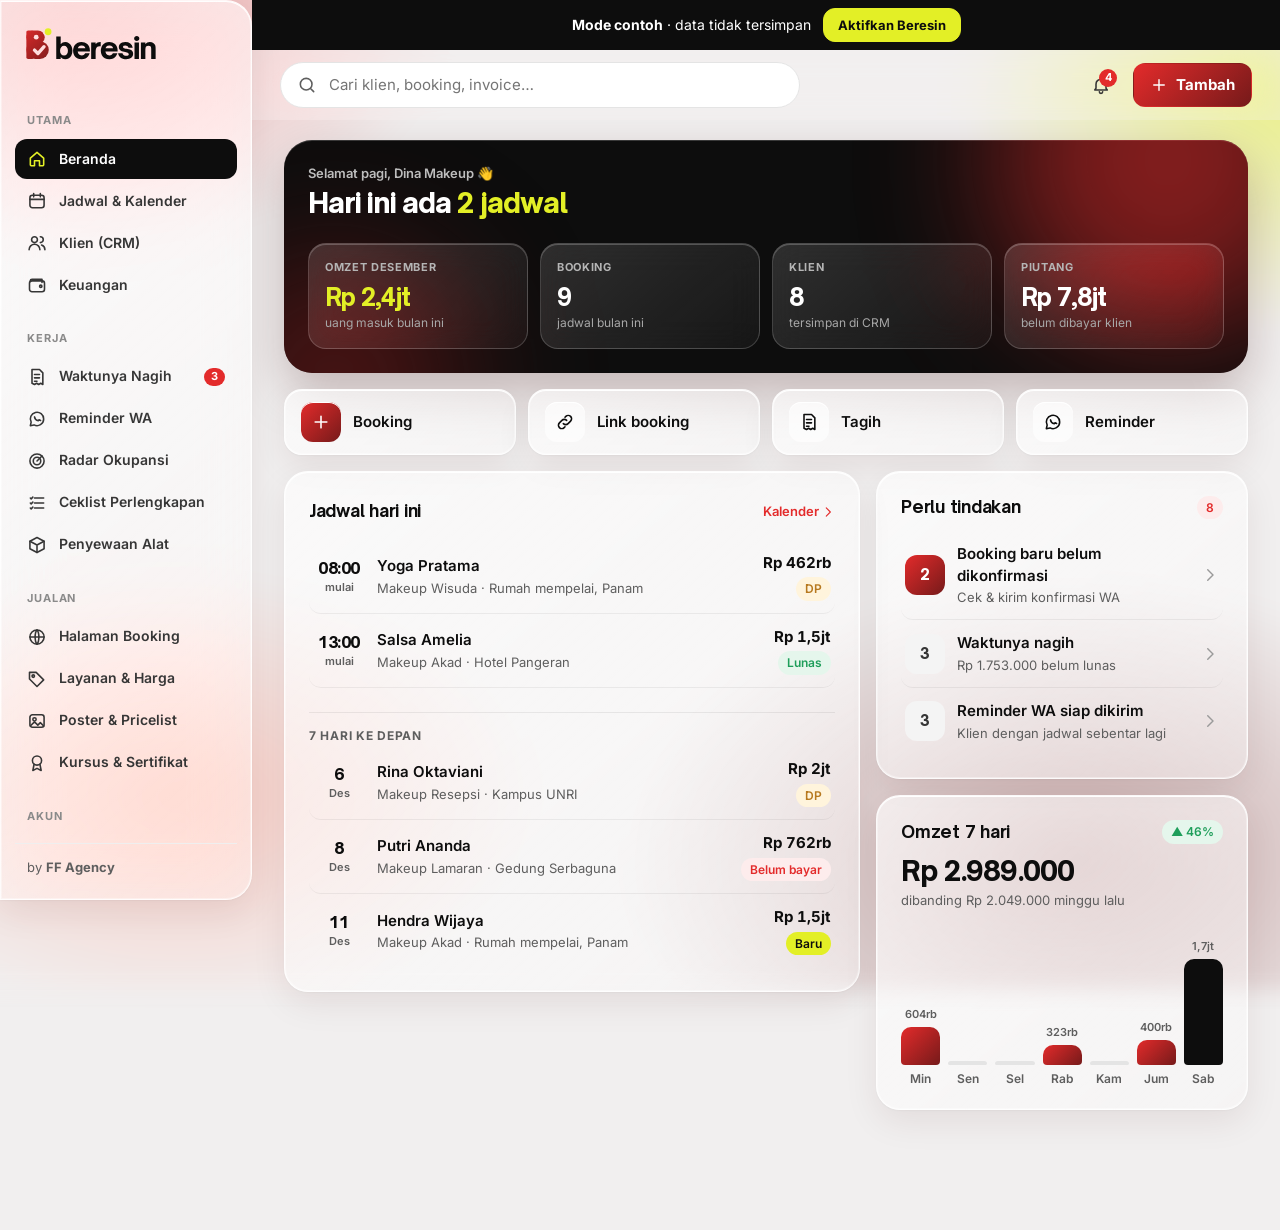
<file: index.html>
<!doctype html>
<html lang="id">
<head>
<meta charset="utf-8">
<meta name="viewport" content="width=device-width, initial-scale=1, viewport-fit=cover">
<title>Beresin</title>
<meta name="description" content="Kelola jadwal, booking, invoice & keuangan bisnis jasa — by FF Agency">
<meta name="theme-color" content="#0D0D0D">
<link rel="manifest" href="manifest.json">
<link rel="icon" href="img/icon.svg" type="image/svg+xml">
<link rel="apple-touch-icon" href="img/ikon-192.png">
<link rel="stylesheet" href="app.css?v=32">
</head>
<body>
<aside class="samping" id="samping">
  <a class="logo" href="#/beranda" aria-label="Beresin"><img src="img/beresin_logo_terang.svg" alt="beresin"></a>
  <nav id="navSamping"></nav>
  <div class="samping-bawah"><span class="by">by <b>FF Agency</b></span></div>
</aside>
<header class="atas">
  <a class="logo-hp" href="#/beranda"><img src="img/beresin_logo_terang.svg" alt="beresin"></a>
  <label class="cari-atas"><svg class="ik" viewBox="0 0 24 24"><circle cx="11" cy="11" r="7"/><path d="M20 20l-3.5-3.5"/></svg><input id="cariAtas" type="search" placeholder="Cari klien, booking, invoice…" autocomplete="off"></label>
  <button class="ikon-btn lonceng" data-act="go" data-v="notif" aria-label="Notifikasi"><svg class="ik" viewBox="0 0 24 24"><path d="M6 16V11a6 6 0 0 1 12 0v5l1.5 2h-15z"/><path d="M10 20a2 2 0 0 0 4 0"/></svg><span id="badgeNotif" hidden></span></button>
  <button class="btn btn-merah tambah-atas" data-act="menuTambah"><svg class="ik" viewBox="0 0 24 24"><path d="M12 5v14M5 12h14"/></svg>Tambah</button>
</header>
<main id="view" tabindex="-1"></main>
<nav class="bawah" id="navBawah"></nav>
<div id="modal" class="modal" hidden></div>
<div id="toast" class="toast" role="status" aria-live="polite"></div>
<input type="file" id="filePulih" accept="application/json" hidden>
<input type="file" id="fileGambar" accept="image/*" multiple hidden>
<script src="js/core.js?v=32"></script>
<script src="js/ui.js?v=32"></script>
<script src="js/v_beranda.js?v=32"></script>
<script src="js/v_booking.js?v=32"></script>
<script src="js/v_klien.js?v=32"></script>
<script src="js/v_uang.js?v=32"></script>
<script src="js/v_publik.js?v=32"></script>
<script src="js/v_lain.js?v=32"></script>
<script src="js/poster.js?v=32"></script>
<script src="js/lisensi.js?v=32"></script>
<script src="js/sinkron.js?v=32"></script>
<script src="js/rekap.js?v=32"></script>
<script src="js/tautan.js?v=32"></script>
<script src="js/app.js?v=32"></script>
</body>
</html>
</file>
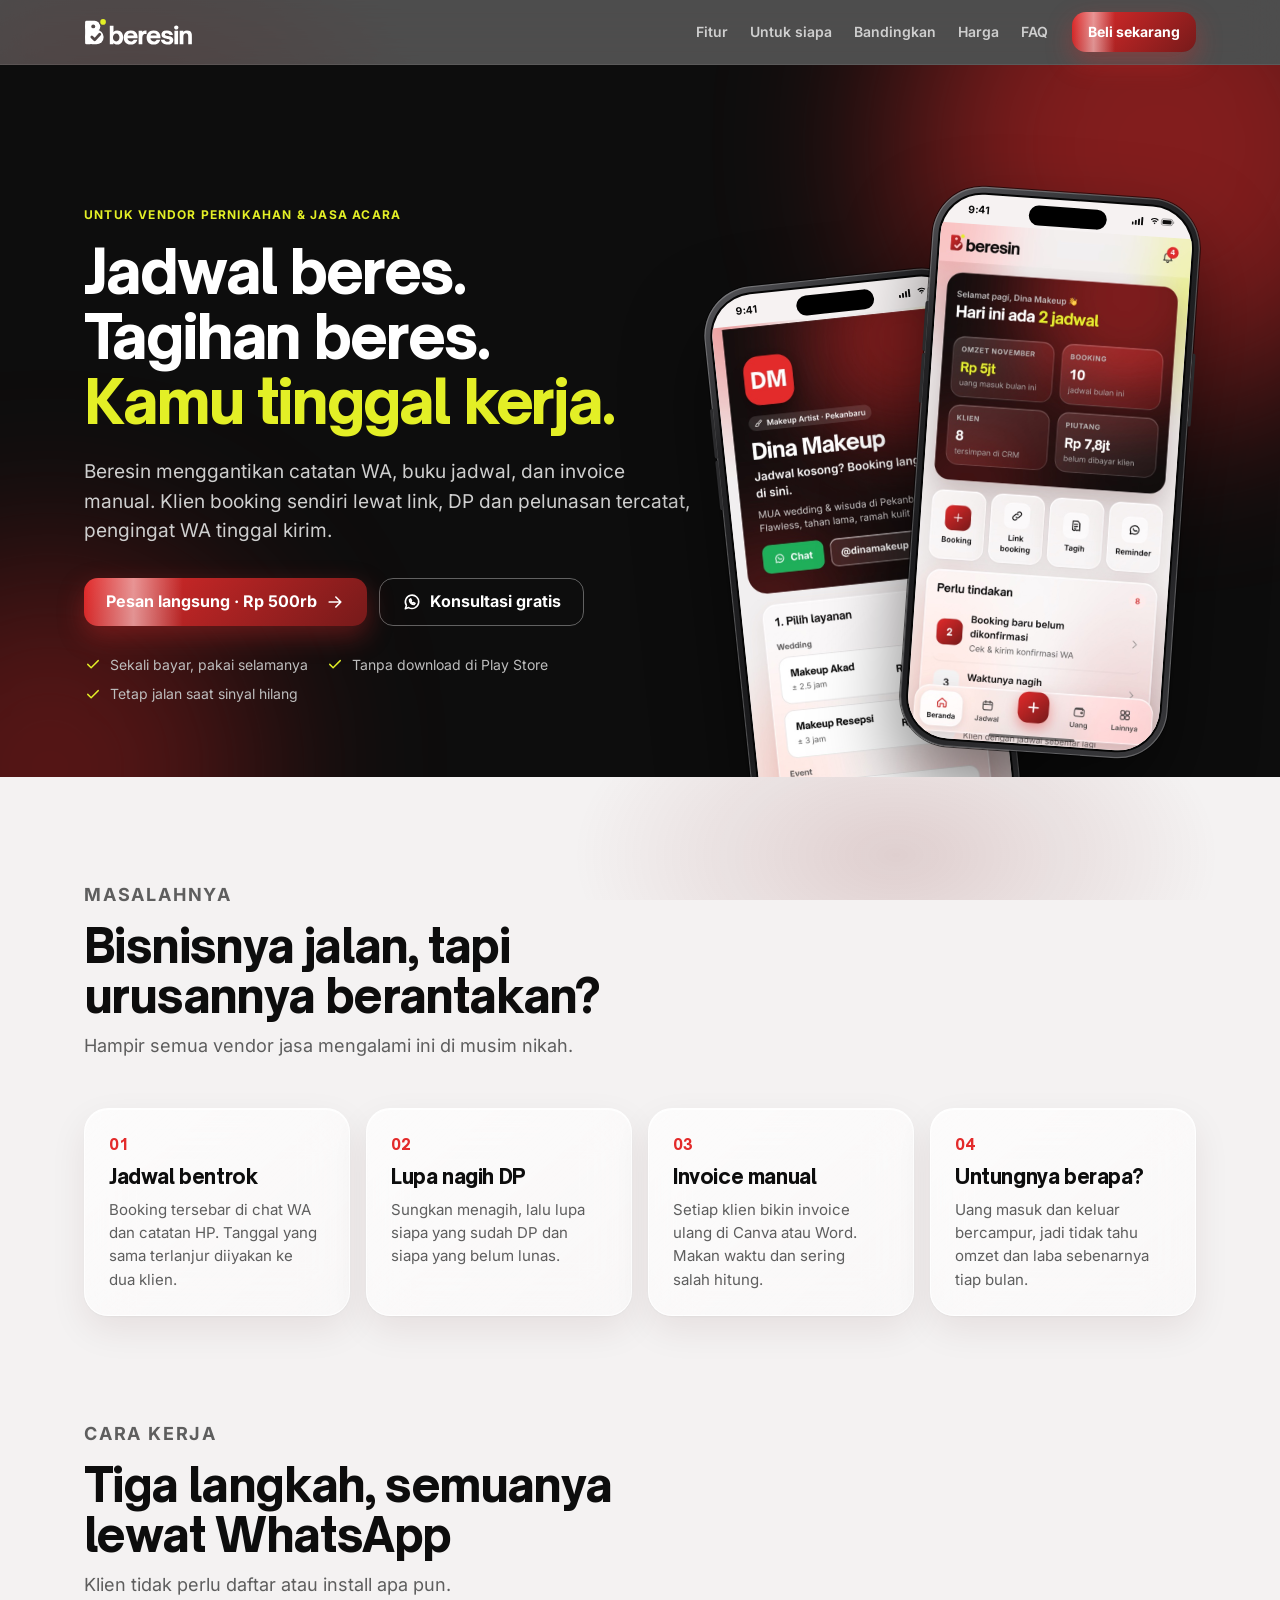
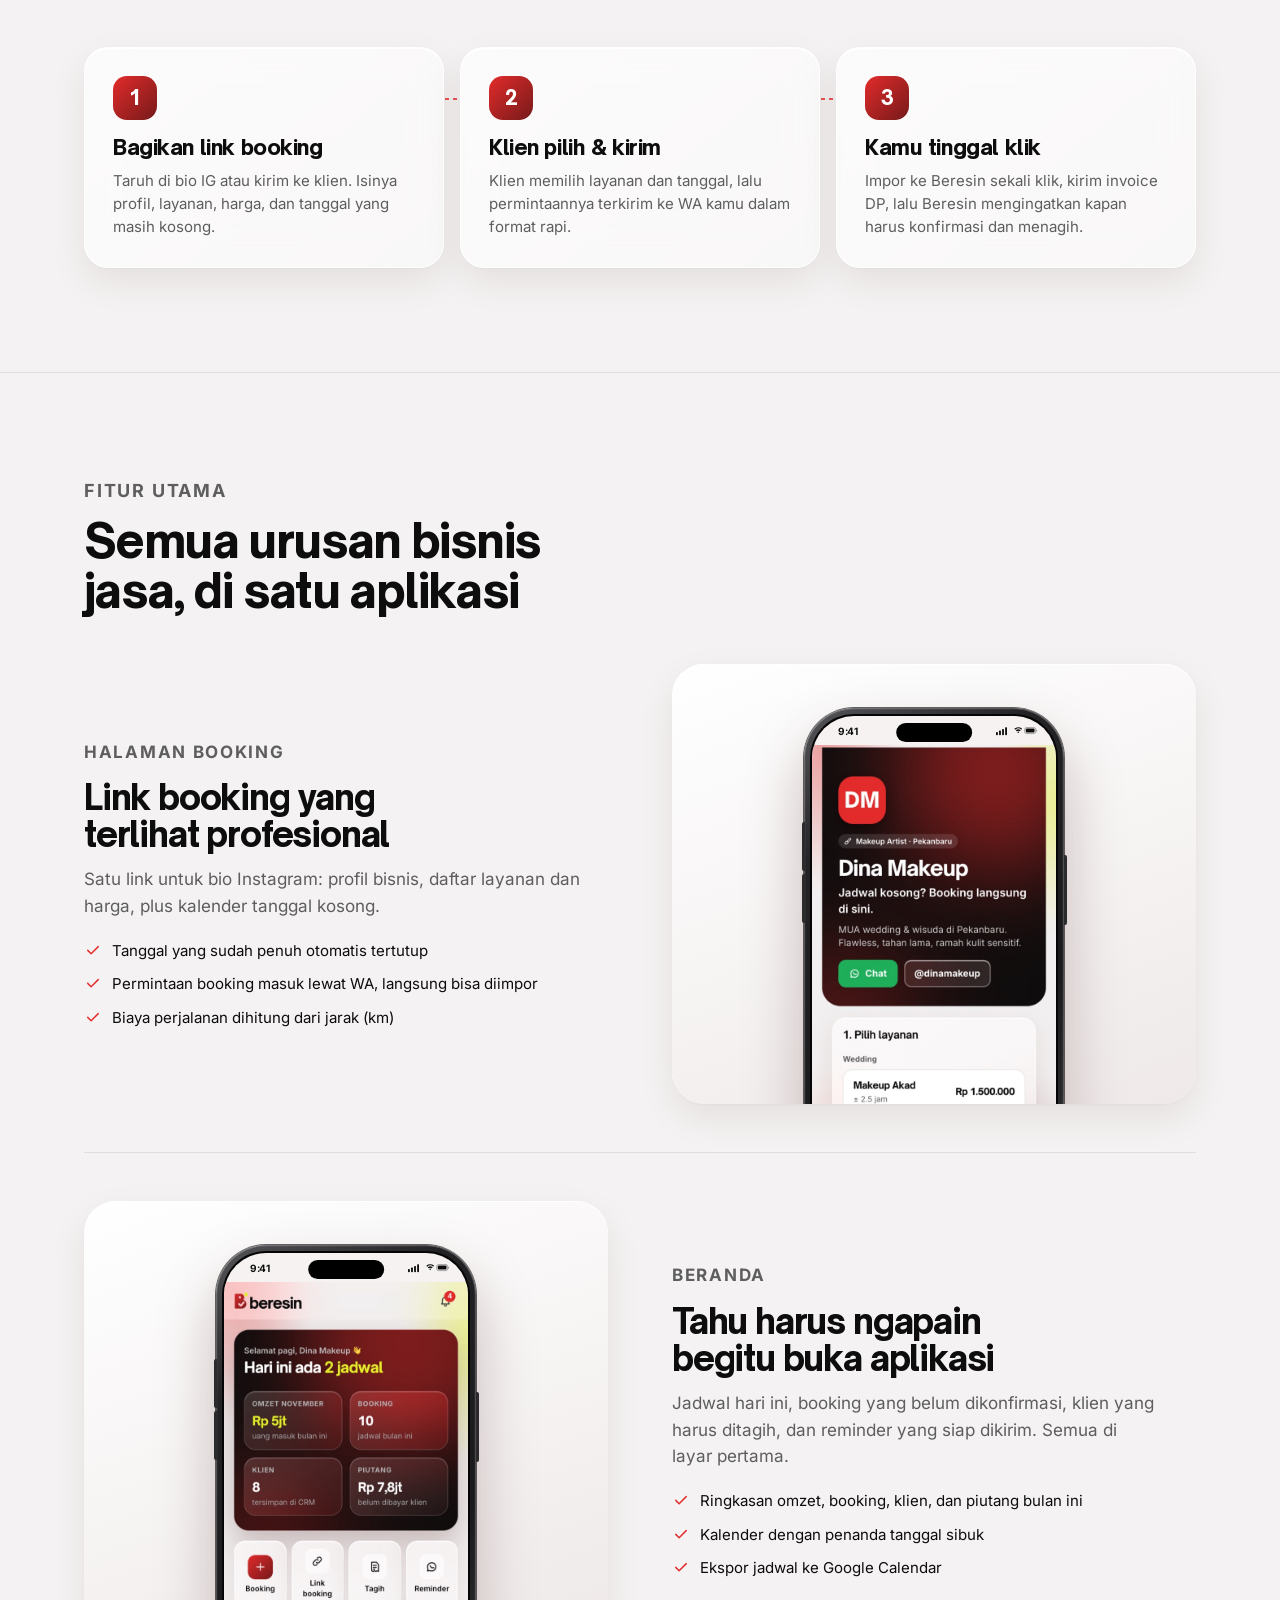
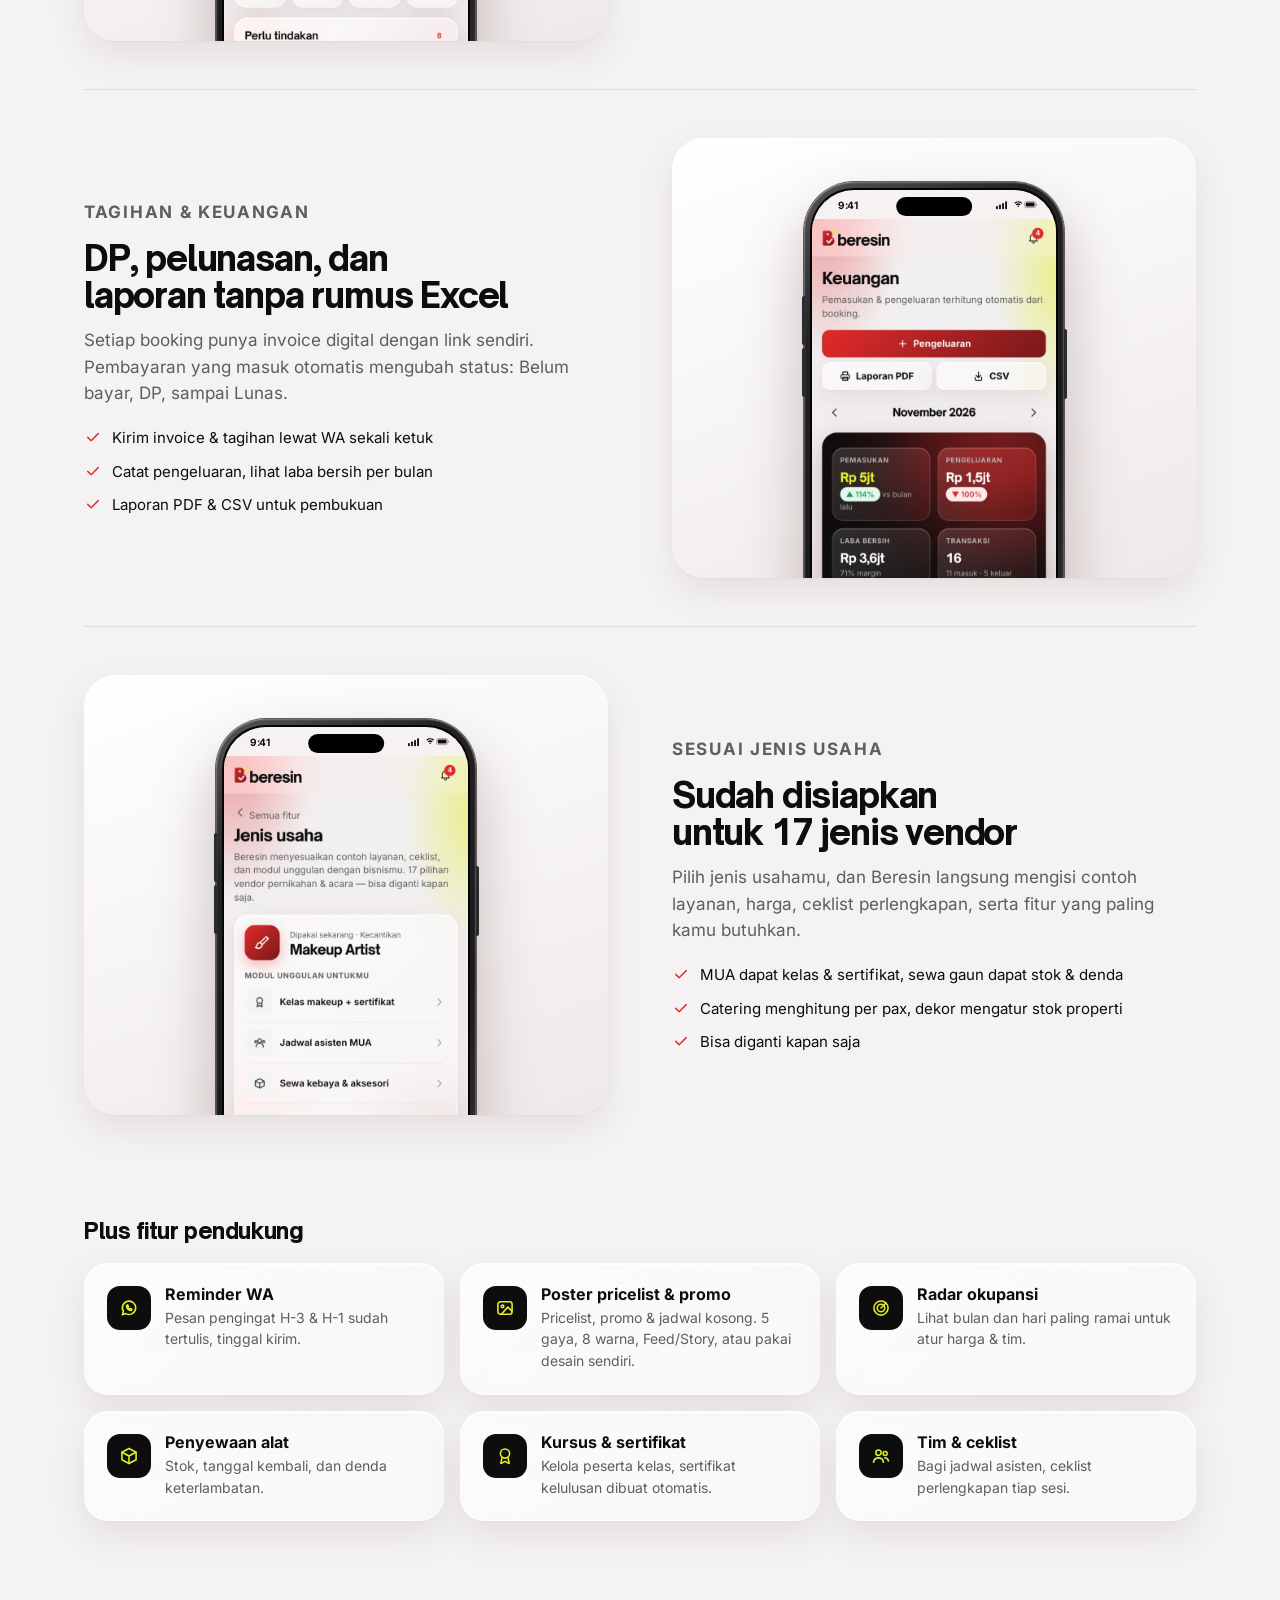
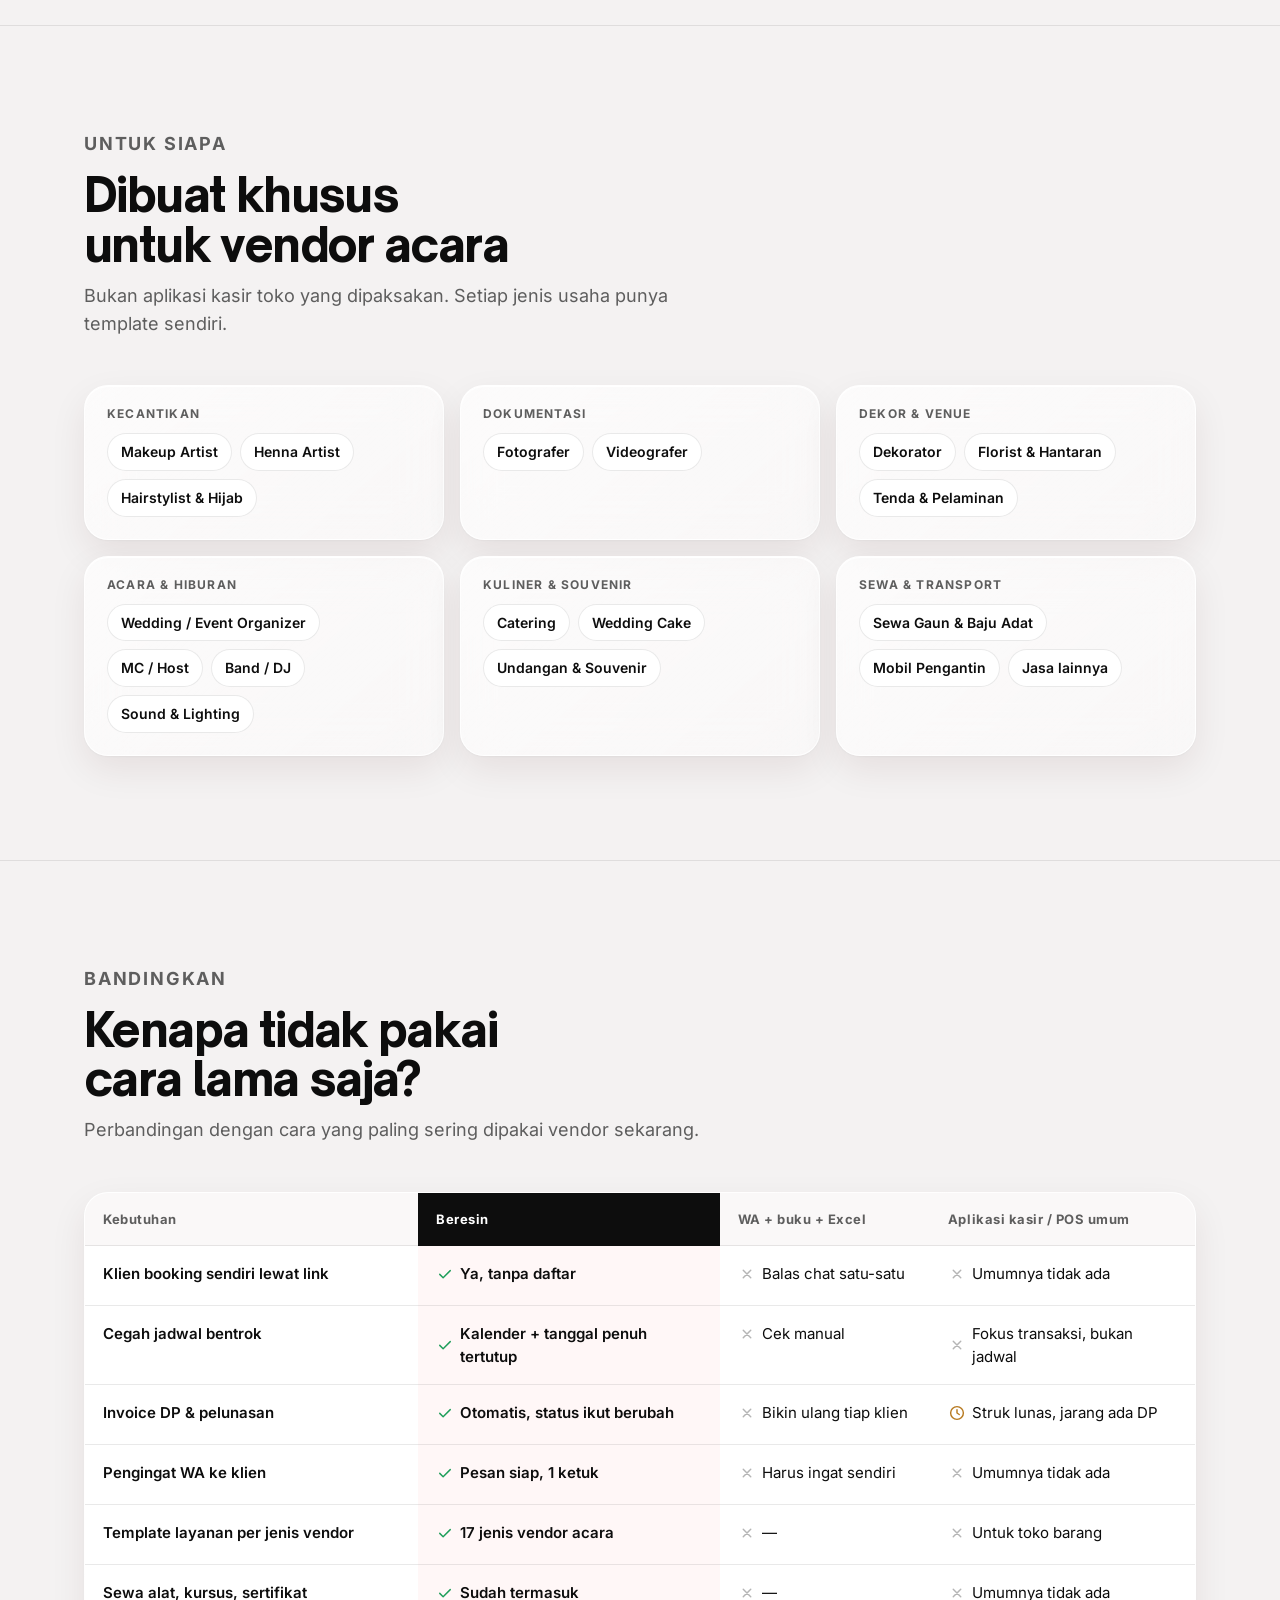
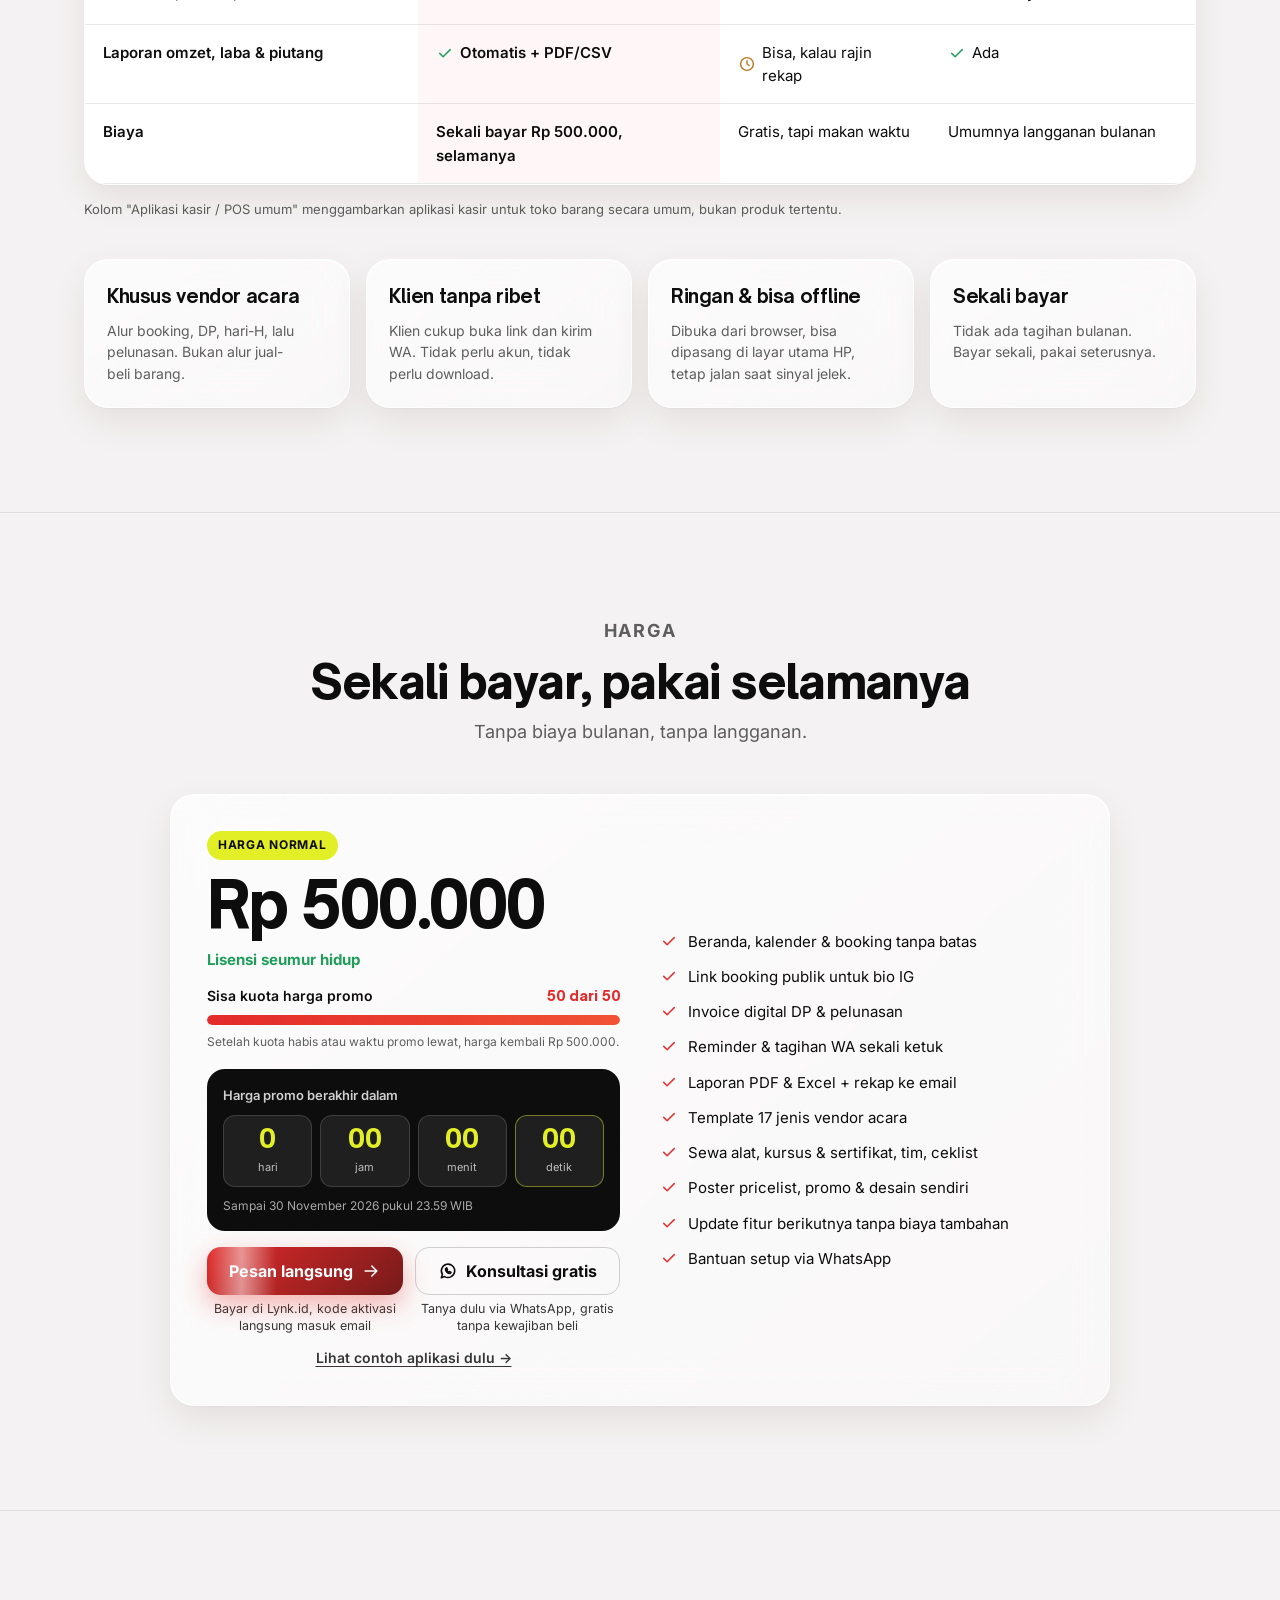
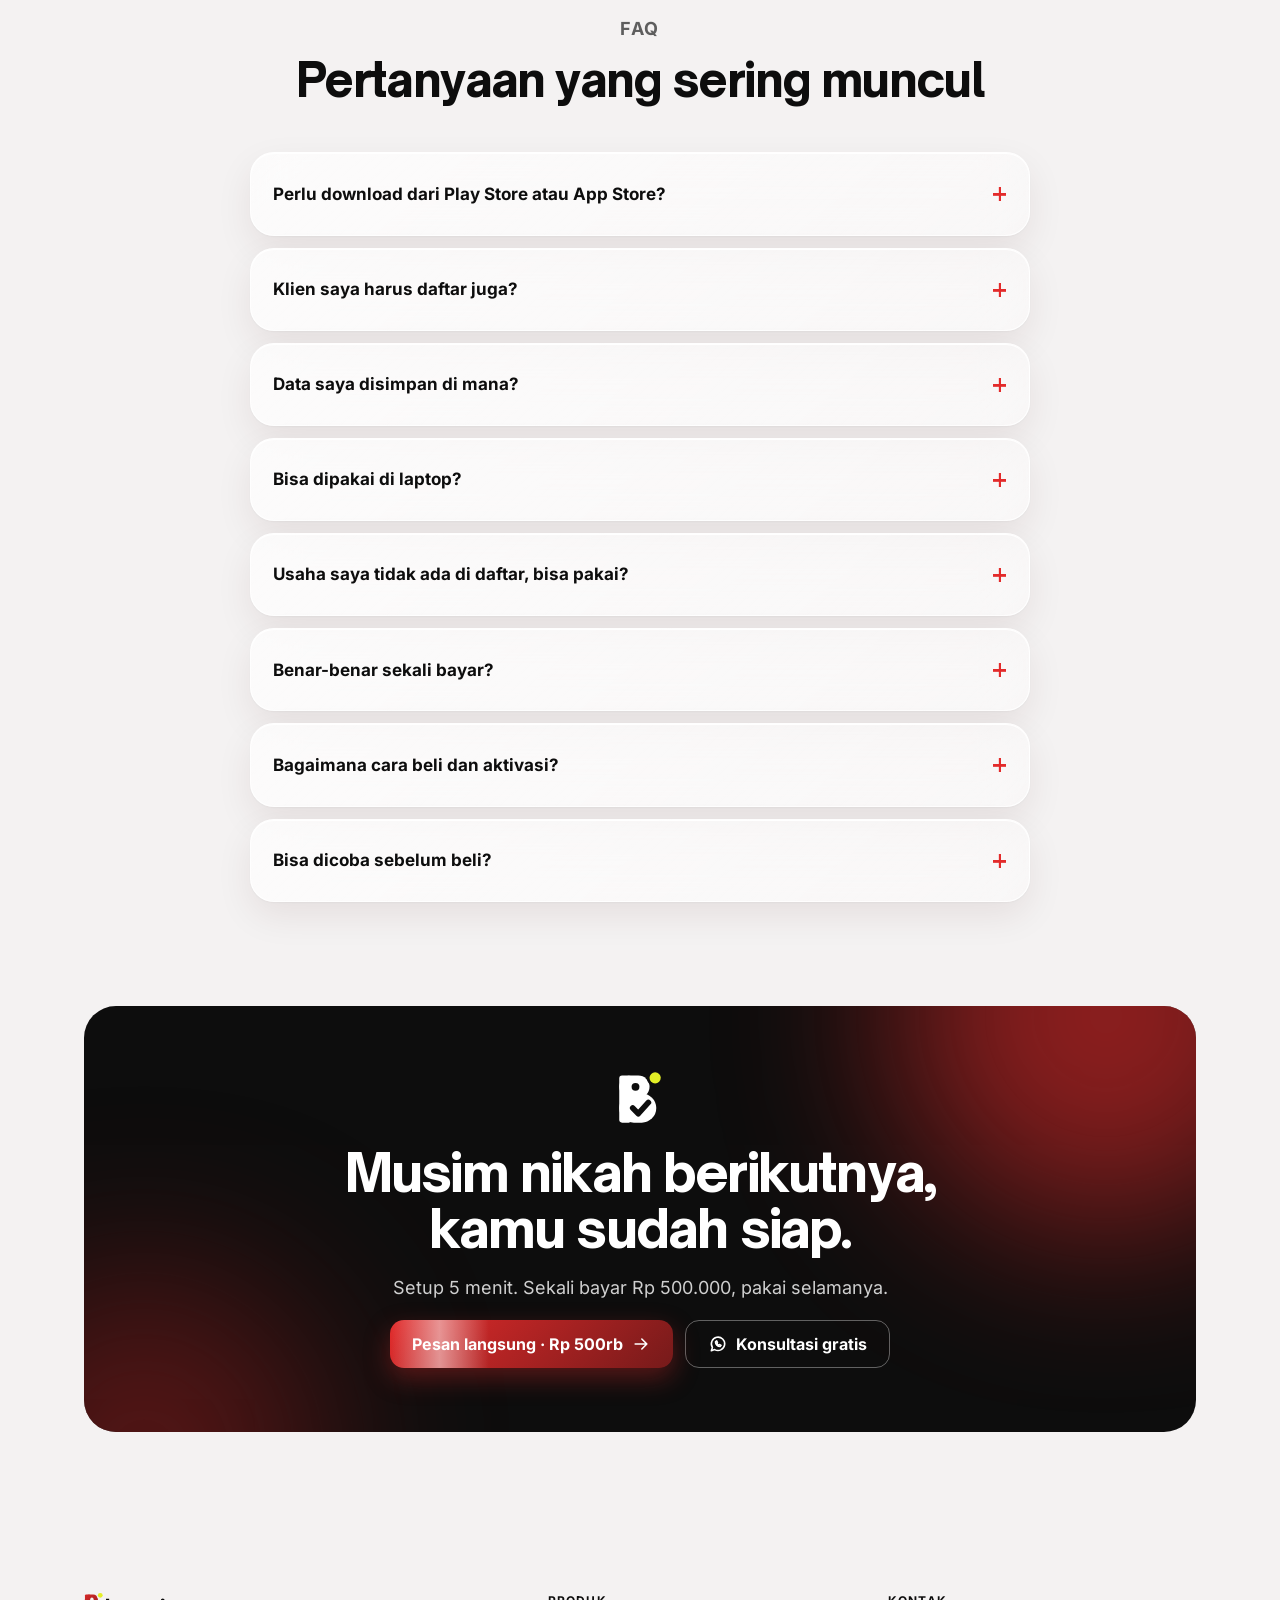
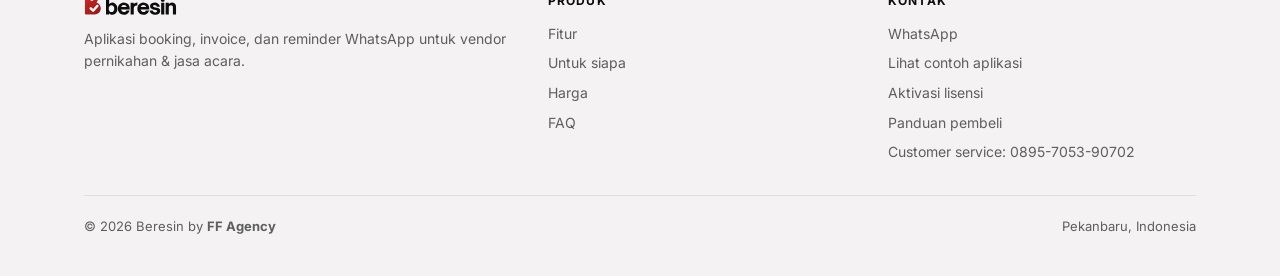
<file: landing/index.html>
<!doctype html>
<html lang="id">
<head>
<meta charset="utf-8">
<meta name="viewport" content="width=device-width, initial-scale=1, viewport-fit=cover">
<title>Beresin — Aplikasi booking & invoice untuk vendor pernikahan</title>
<meta name="description" content="Jadwal beres. Tagihan beres. Kamu tinggal kerja. Link booking, invoice DP & pelunasan, reminder WhatsApp, dan laporan omzet untuk MUA, fotografer, dekor, WO, catering, dan vendor acara lainnya.">
<meta name="theme-color" content="#0D0D0D">
<link rel="icon" href="../img/icon.svg" type="image/svg+xml">
<meta property="og:title" content="Beresin — Jadwal beres. Tagihan beres.">
<meta property="og:description" content="Aplikasi booking, invoice & reminder WA untuk vendor pernikahan dan jasa acara. Sekali bayar, pakai selamanya.">
<meta property="og:image" content="img/beranda.jpg">
<style>
@font-face{font-family:'OSO';src:url(../fonts/OpenSauceOne-ExtraBold.ttf);font-weight:800;font-display:swap}
@font-face{font-family:'OSO';src:url(../fonts/OpenSauceOne-Bold.ttf);font-weight:700;font-display:swap}
@font-face{font-family:'Inter';src:url(../fonts/Inter-Regular.ttf);font-weight:400;font-display:swap}
@font-face{font-family:'Inter';src:url(../fonts/Inter-SemiBold.ttf);font-weight:600;font-display:swap}
@font-face{font-family:'Inter';src:url(../fonts/Inter-Bold.ttf);font-weight:700;font-display:swap}
:root{
  --merah:#E32B2B;--merah2:#761A1A;--grad:linear-gradient(135deg,#E32B2B,#761A1A);
  --ink:#0D0D0D;--ink2:#363636;--muted:#5E5E5E;--garis:rgba(13,13,13,.09);--bg:#F4F2F2;--neon:#E3EF26;
  --kaca:linear-gradient(140deg,rgba(255,255,255,.72),rgba(255,255,255,.42));
  --kaca-bayang:inset 0 1px 0 rgba(255,255,255,.95),0 1px 2px rgba(60,10,10,.04),0 14px 36px rgba(60,10,10,.08);
  --judul:'OSO',system-ui,sans-serif;--teks:'Inter',system-ui,-apple-system,'Segoe UI',Roboto,sans-serif;
  color-scheme:light;
}
*{box-sizing:border-box}
html{scroll-behavior:smooth;scroll-padding-top:120px}
body{margin:0;font-family:var(--teks);font-size:16px;line-height:1.55;color:var(--ink);background:var(--bg);-webkit-font-smoothing:antialiased;overflow-x:clip}
img{max-width:100%;display:block}
a{color:inherit}
h1,h2,h3{font-family:var(--judul);font-weight:800;letter-spacing:-.035em;line-height:1.08;margin:0;text-wrap:balance}
p{margin:0;text-wrap:pretty}
.wrap{max-width:1160px;margin:0 auto;padding:0 24px}
.ov{font-size:12px;font-weight:700;letter-spacing:.1em;text-transform:uppercase;color:var(--merah)}
.btn{display:inline-flex;align-items:center;justify-content:center;gap:8px;min-height:48px;padding:0 22px;border-radius:14px;font-weight:700;text-decoration:none;white-space:nowrap;transition:transform .15s}
.btn:active{transform:scale(.97)}
.btn-merah{background:var(--grad);color:#fff;box-shadow:0 10px 26px rgba(227,43,43,.35)}
.btn-neon{background:var(--neon);color:var(--ink)}
.btn-garis{border:1.5px solid rgba(255,255,255,.35);color:#fff}
.btn-garis.gelap{border-color:rgba(13,13,13,.18);color:var(--ink)}
.ik{width:20px;height:20px;fill:none;stroke:currentColor;stroke-width:1.9;stroke-linecap:round;stroke-linejoin:round;flex:none}

/* nav */
.nav{position:sticky;top:0;z-index:20;background:rgba(13,13,13,.72);backdrop-filter:blur(18px) saturate(160%);-webkit-backdrop-filter:blur(18px) saturate(160%);border-bottom:1px solid rgba(255,255,255,.08)}
.nav .wrap{display:flex;align-items:center;gap:24px;height:64px}
.nav img{height:28px}
.nav nav{display:flex;gap:22px;margin-left:auto}
.nav nav a{color:#cfcfcf;text-decoration:none;font-size:14px;font-weight:600}
.nav nav a:hover{color:#fff}
.nav .btn{min-height:40px;padding:0 16px;font-size:14px}
@media (max-width:820px){.nav nav{display:none}.nav .btn{margin-left:auto}}

/* hero */
.hero{position:relative;overflow:hidden;background:var(--ink);color:#fff;padding:72px 0 0}
.gumpal{position:absolute;border-radius:50%;filter:blur(90px);pointer-events:none}
.hero .wrap{position:relative;display:grid;grid-template-columns:minmax(0,1.15fr) minmax(0,.85fr);gap:40px;align-items:end}
.hero h1{font-size:clamp(40px,4.8vw,60px)}
.hero h1 span{color:var(--neon)}
@media (min-width:901px){.hero h1 span{white-space:nowrap}}
.hero .sub{font-size:19px;color:#cfcfcf;margin-top:24px;max-width:32em}
.hero .aksi{display:flex;gap:12px;flex-wrap:wrap;margin-top:32px}
.janji{display:flex;flex-wrap:wrap;gap:8px 18px;margin:28px 0 72px;font-size:14px;color:#bdbdbd}
.janji span{display:inline-flex;gap:8px;align-items:center}
.janji .ik{color:var(--neon);width:18px;height:18px}
.hp-duo{position:relative;height:640px}
.hp{position:absolute;width:268px;border-radius:50px;padding:8px;background:linear-gradient(145deg,#56565a 0%,#232325 22%,#1a1a1c 60%,#3a3a3d 100%);box-shadow:0 40px 80px rgba(0,0,0,.5),0 0 0 1px rgba(0,0,0,.6),inset 0 0 0 1.2px rgba(255,255,255,.22)}
.hp::before{content:'';position:absolute;left:-2.5px;top:21%;width:3px;height:9%;border-radius:2px 0 0 2px;background:#2b2b2d;box-shadow:0 52px 0 #2b2b2d}
.hp::after{content:'';position:absolute;right:-2.5px;top:27%;width:3px;height:13%;border-radius:0 2px 2px 0;background:#2b2b2d}
.scr{position:relative;container-type:inline-size;border-radius:42px;overflow:hidden;background:#F6F2F2;aspect-ratio:390/844;display:flex;flex-direction:column;box-shadow:0 0 0 2px #050505}
.scr .status{flex:none;height:5.57%;display:flex;align-items:center;justify-content:space-between;padding:0 7.5% 0 10.5%;font:700 4.1cqw/1 -apple-system,'SF Pro Text','Inter',sans-serif;color:#0D0D0D;letter-spacing:-.01em}
.scr .status svg{width:17cqw;height:4cqw;fill:#0D0D0D;color:#0D0D0D}
.scr .island{position:absolute;top:1.25%;left:50%;width:31%;height:3.65%;transform:translateX(-50%);background:#000;border-radius:99px;z-index:2}
.scr img{flex:1;min-height:0;width:100%;object-fit:cover;object-position:top;display:block}
.scr .home{position:absolute;bottom:.9%;left:50%;width:34%;height:.6%;transform:translateX(-50%);background:rgba(13,13,13,.55);border-radius:99px;z-index:2}
.hp.a{right:200px;bottom:-60px;transform:rotate(-6deg)}
.hp.b{right:12px;bottom:24px;transform:rotate(4deg);z-index:1}
@media (max-width:900px){
  .hero .wrap{grid-template-columns:1fr}
  .hp-duo{height:440px;margin:0 auto;width:100%;max-width:440px}
  .hp{width:210px;border-radius:40px;padding:6px}.scr{border-radius:34px}.hp.a{right:auto;left:16px;bottom:-80px}.hp.b{right:12px}
  .janji{margin-bottom:24px}
}

/* section */
section{padding:104px 0}
section+section{border-top:1px solid var(--garis)}
section.lanjut{border-top:0;padding-top:0}
.kepala{max-width:720px;margin-bottom:48px;display:flex;flex-direction:column;gap:12px}
.kepala h2{font-size:clamp(32px,4.4vw,46px)}
.kepala p{font-size:18px;color:var(--muted)}
.tengah-t{margin-left:auto;margin-right:auto;text-align:center;align-items:center}
.kaca{background:var(--kaca);backdrop-filter:blur(24px) saturate(170%);-webkit-backdrop-filter:blur(24px) saturate(170%);border:1px solid rgba(255,255,255,.85);box-shadow:var(--kaca-bayang);border-radius:24px}
.latar-blob{position:relative}
body::before{content:'';position:fixed;inset:0;z-index:-1;pointer-events:none;
  background:radial-gradient(34% 30% at 10% 15%,rgba(227,43,43,.22),transparent 70%),radial-gradient(30% 28% at 92% 30%,rgba(227,239,38,.32),transparent 70%),radial-gradient(36% 30% at 70% 95%,rgba(118,26,26,.16),transparent 70%)}

/* masalah */
.g4{display:grid;grid-template-columns:repeat(4,minmax(0,1fr));gap:16px}
.masalah{padding:24px;display:flex;flex-direction:column;gap:10px}
.masalah .no{font-family:var(--judul);font-weight:800;font-size:15px;color:var(--merah)}
.masalah h3{font-size:20px;letter-spacing:-.02em}
.masalah p{font-size:15px;color:var(--muted)}
@media (max-width:900px){.g4{grid-template-columns:repeat(2,minmax(0,1fr))}}
@media (max-width:560px){.g4{grid-template-columns:1fr}}

/* langkah */
.langkah{display:grid;grid-template-columns:repeat(3,minmax(0,1fr));gap:16px;counter-reset:l}
.langkah>div{position:relative;padding:28px;display:flex;flex-direction:column;gap:10px}
.langkah b{width:44px;height:44px;border-radius:14px;display:grid;place-items:center;font-family:var(--judul);font-weight:800;font-size:20px;color:#fff;background:var(--grad);line-height:1;margin-bottom:6px}
.langkah h3{font-size:21px;letter-spacing:-.02em}
.langkah p{color:var(--muted);font-size:15px}
.langkah>div:not(:last-child)::after{content:'';position:absolute;top:50px;right:-14px;width:12px;height:2px;background:var(--merah);opacity:.5}
@media (max-width:820px){.langkah{grid-template-columns:1fr}.langkah>div::after{display:none}}

/* fitur baris */
.fitur{display:grid;grid-template-columns:minmax(0,1fr) minmax(0,1fr);gap:64px;align-items:center;padding:48px 0}
.kepala+.fitur{padding-top:0}
.fitur+.fitur{border-top:1px solid var(--garis)}
.fitur.balik .teks{order:2}
.fitur .teks{display:flex;flex-direction:column;gap:14px}
.fitur h3{font-size:clamp(26px,3.2vw,34px)}
.fitur .teks>p{font-size:17px;color:var(--muted)}
.fitur ul{list-style:none;margin:6px 0 0;padding:0;display:grid;gap:10px}
.fitur li{display:flex;gap:10px;font-size:15px}
.fitur li .ik{color:var(--merah);margin-top:2px;width:18px;height:18px}
.layar{display:flex;justify-content:center;align-items:flex-start;height:440px;overflow:hidden;padding:44px 32px 0;border-radius:32px;background:linear-gradient(160deg,#fff,#efe9e9);box-shadow:var(--kaca-bayang)}
.layar .hp{position:relative;width:min(260px,100%);flex:none;box-shadow:0 30px 60px rgba(60,10,10,.25),0 0 0 1px rgba(0,0,0,.6),inset 0 0 0 1.2px rgba(255,255,255,.22)}
.sub-judul{font-family:var(--judul);font-size:22px;letter-spacing:-.02em;margin:56px 0 20px}
@media (max-width:820px){.fitur{grid-template-columns:1fr;gap:28px}.fitur.balik .teks{order:0}.layar{height:380px}}

/* fitur kecil */
.g3{display:grid;grid-template-columns:repeat(3,minmax(0,1fr));gap:16px}
.kecil{padding:22px;display:flex;gap:14px;align-items:flex-start}
.kecil span{width:44px;height:44px;border-radius:13px;display:grid;place-items:center;background:var(--ink);color:var(--neon);flex:none}
.kecil h3{font-family:var(--teks);font-size:16px;font-weight:700;letter-spacing:0;margin-bottom:4px}
.kecil p{font-size:14px;color:var(--muted)}
@media (max-width:900px){.g3{grid-template-columns:repeat(2,minmax(0,1fr))}}
@media (max-width:560px){.g3{grid-template-columns:1fr}}

/* untuk siapa */
.grup-usaha{display:grid;grid-template-columns:repeat(3,minmax(0,1fr));gap:16px}
.grup-usaha>div{padding:22px}
.grup-usaha h3{font-family:var(--teks);font-size:12px;font-weight:700;letter-spacing:.1em;text-transform:uppercase;color:var(--muted);margin-bottom:12px}
.chips{display:flex;flex-wrap:wrap;gap:8px}
.chips span{font-size:14px;font-weight:600;padding:7px 13px;border-radius:999px;background:#fff;border:1px solid var(--garis)}
@media (max-width:900px){.grup-usaha{grid-template-columns:repeat(2,minmax(0,1fr))}}
@media (max-width:560px){.grup-usaha{grid-template-columns:1fr}}

/* banding */
.tabel-wrap{overflow-x:auto;border-radius:24px}
table{width:100%;min-width:720px;border-collapse:collapse;background:#fff}
th,td{padding:16px 18px;text-align:left;border-bottom:1px solid var(--garis);font-size:15px;vertical-align:top}
thead th{font-size:13px;font-weight:700;letter-spacing:.04em;color:var(--muted);background:#faf8f8}
thead th.kami{background:var(--ink);color:#fff}
td.kami{background:#fff7f7;font-weight:600}
td .ya,td .tdk,td .smg{display:inline-flex;align-items:center;gap:6px}
.ya .ik{color:#1E9E5A;width:18px;height:18px}.tdk .ik{color:#B5B5B5;width:18px;height:18px}.smg .ik{color:#B7791F;width:18px;height:18px}
tbody th{font-weight:600;width:30%}
.geser{display:none;font-size:13px;color:var(--muted);margin-bottom:10px}
@media (max-width:760px){.geser{display:block}thead th:first-child,tbody th{position:sticky;left:0;z-index:1;background:#fff;box-shadow:1px 0 0 var(--garis);width:150px;min-width:150px}thead th:first-child{background:#faf8f8}}
.catatan{font-size:13px;color:var(--muted);margin-top:14px}
.beda{display:grid;grid-template-columns:repeat(4,minmax(0,1fr));gap:16px;margin-top:40px}
.beda>div{padding:22px;display:flex;flex-direction:column;gap:8px}
.beda b{font-family:var(--judul);font-size:19px;letter-spacing:-.02em}
.beda p{font-size:14px;color:var(--muted)}
@media (max-width:900px){.beda{grid-template-columns:repeat(2,minmax(0,1fr))}}
@media (max-width:560px){.beda{grid-template-columns:1fr}}

/* harga */
.paket{display:grid;grid-template-columns:repeat(3,minmax(0,1fr));gap:16px;align-items:stretch}
.pk{padding:28px;display:flex;flex-direction:column;gap:14px}
.pk .label{align-self:flex-start;font-size:12px;font-weight:700;letter-spacing:.06em;padding:5px 11px;border-radius:999px;background:var(--neon);color:var(--ink)}
.pk .harga{font-family:var(--judul);font-weight:800;font-size:44px;letter-spacing:-.04em;line-height:1}
.pk .harga small{font-size:16px;letter-spacing:0;font-family:var(--teks);font-weight:600;color:var(--muted)}
.pk ul{list-style:none;padding:0;margin:0;display:grid;gap:10px;font-size:15px;flex:1}
.pk li{display:flex;gap:10px}.pk li .ik{color:var(--merah);width:18px;height:18px;margin-top:2px}
.pk li em{font-style:normal;font-size:12px;font-weight:700;color:#B7791F;background:#FFF4DC;border-radius:6px;padding:1px 6px;margin-left:4px;white-space:nowrap}
.pk.unggul{background:var(--ink);color:#fff;border-color:var(--ink)}
.pk.unggul .harga small,.pk.unggul .ket{color:#bdbdbd}
.pk.unggul li .ik{color:var(--neon)}
.ket{font-size:14px;color:var(--muted)}
@media (max-width:900px){.paket{grid-template-columns:1fr;max-width:460px;margin:0 auto}}


/* harga satu paket */
.satu{display:grid;grid-template-columns:minmax(0,1fr) minmax(0,1fr);gap:40px;padding:36px;max-width:940px;margin:0 auto;align-items:center}
.satu-kiri{display:flex;flex-direction:column;gap:12px}
.satu .label{align-self:flex-start;font-size:12px;font-weight:700;letter-spacing:.06em;padding:5px 11px;border-radius:999px;background:var(--neon);color:var(--ink)}
.coret{font-family:var(--judul);font-weight:700;font-size:22px;color:var(--muted);text-decoration:line-through;text-decoration-color:var(--merah);text-decoration-thickness:2px}
.satu .harga{font-family:var(--judul);font-weight:800;font-size:clamp(48px,7vw,64px);letter-spacing:-.04em;line-height:1}
.hemat{font-weight:700;color:#1E9E5A;font-size:15px}
.hitung{background:var(--ink);color:#fff;border-radius:18px;padding:16px;display:flex;flex-direction:column;gap:10px;margin:4px 0}
.hitung>p:first-child{font-size:13px;font-weight:600;color:#cfcfcf}
.hitung .ket{color:#a8a8a8;font-size:12px}
.kotak-waktu{display:grid;grid-template-columns:repeat(4,minmax(0,1fr));gap:8px}
.kotak-waktu div{background:rgba(255,255,255,.08);border:1px solid rgba(255,255,255,.14);border-radius:12px;padding:8px 4px;text-align:center}
.kotak-waktu b{display:block;font-family:var(--judul);font-weight:800;font-size:26px;color:var(--neon);font-variant-numeric:tabular-nums;line-height:1.1}
.kotak-waktu small{font-size:11px;color:#bdbdbd}
.btn-blok{width:100%}
.dua-opsi{display:grid;grid-template-columns:1fr 1fr;gap:12px}
.dua-opsi .opsi{display:grid;gap:6px;align-content:start}
.dua-opsi small{font-size:12.5px;line-height:1.35;color:var(--ink2);text-align:center}
.link-contoh{justify-self:center;align-self:center;font-size:14px;font-weight:600;color:var(--ink2);text-decoration:underline;text-underline-offset:3px}
@media (max-width:560px){.dua-opsi{grid-template-columns:1fr}}
.kuota{display:grid;gap:8px;margin:2px 0}
.kuota-atas{display:flex;justify-content:space-between;gap:10px;font-size:14px;font-weight:600}
.kuota-atas b{color:var(--merah);font-family:var(--judul);font-weight:800}
.kuota-bar{height:10px;border-radius:99px;background:rgba(13,13,13,.08);overflow:hidden}
.kuota-bar i{display:block;height:100%;width:0;border-radius:99px;background:linear-gradient(90deg,#E32B2B,#ff7a3d);transition:width 1.2s cubic-bezier(.2,.8,.2,1);background-size:200% 100%;animation:alir-bar 2s linear infinite}
@keyframes alir-bar{from{background-position:0 0}to{background-position:-200% 0}}
.kuota small{font-size:12px;color:var(--muted)}
.satu-kanan{list-style:none;margin:0;padding:0;display:grid;gap:12px;font-size:15px}
.satu-kanan li{display:flex;gap:10px}.satu-kanan .ik{color:var(--merah);width:18px;height:18px;margin-top:2px}
@media (max-width:820px){.satu{grid-template-columns:1fr;padding:24px;gap:28px}}
/* bar promo nempel di header */
.bar-promo{background:var(--neon);color:var(--ink);font-size:14px;font-weight:600;border-top:1px solid rgba(0,0,0,.08);position:relative;overflow:hidden}
.bar-promo::after{content:'';position:absolute;top:0;bottom:0;left:0;width:30%;background:linear-gradient(90deg,transparent,rgba(255,255,255,.65),transparent);animation:kilau 3.6s ease-in-out infinite;pointer-events:none}
.bar-promo .wrap{display:flex;align-items:center;justify-content:center;gap:8px 14px;min-height:44px;flex-wrap:wrap;padding-top:6px;padding-bottom:6px;text-align:center;position:relative;z-index:1}
.bar-promo .api{width:20px;height:20px;animation:goyang 1.4s ease-in-out infinite}
.bar-promo .waktu{display:inline-flex;gap:4px;font-family:var(--judul);font-weight:800;font-variant-numeric:tabular-nums;font-size:15px}
.bar-promo .waktu b{background:var(--ink);color:var(--neon);padding:3px 7px;border-radius:7px;min-width:34px;display:inline-block}
.bar-promo .waktu b.tik{animation:ketuk .35s ease-out}
.bar-promo s{opacity:.55}
.bar-promo a.mini{background:var(--grad);color:#fff;text-decoration:none;font-weight:700;padding:6px 14px;border-radius:10px;animation:denyut-merah 1.8s ease-out infinite}
@media (max-width:560px){.bar-promo{font-size:12.5px}.bar-promo .wrap{gap:6px 8px;min-height:40px}.bar-promo .sembunyi-hp{display:none}.bar-promo .waktu{font-size:12px;gap:3px}.bar-promo .waktu b{min-width:0;padding:2px 4px}.bar-promo a.mini{padding:5px 10px}.bar-promo .wrap{flex-wrap:nowrap;padding-left:12px;padding-right:12px}.bar-promo .api{display:none}}

/* ===== animasi ===== */
@keyframes naik{from{opacity:0;transform:translateY(28px)}to{opacity:1;transform:none}}
@keyframes melayang-a{0%,100%{transform:rotate(-6deg) translateY(0)}50%{transform:rotate(-7deg) translateY(-16px)}}
@keyframes melayang-b{0%,100%{transform:rotate(4deg) translateY(0)}50%{transform:rotate(6deg) translateY(-22px)}}
@keyframes melayang{0%,100%{transform:translateY(0)}50%{transform:translateY(-12px)}}
@keyframes geser-gumpal{0%,100%{transform:translate(0,0) scale(1)}50%{transform:translate(-50px,40px) scale(1.15)}}
@keyframes kilau{0%{transform:translateX(-120%) skewX(-20deg)}55%,100%{transform:translateX(380%) skewX(-20deg)}}
@keyframes goyang{0%,100%{transform:rotate(0)}20%{transform:rotate(-16deg)}40%{transform:rotate(14deg)}60%{transform:rotate(-8deg)}80%{transform:rotate(0)}}
@keyframes ketuk{0%{transform:translateY(-7px) scale(1.12);opacity:.35}100%{transform:none;opacity:1}}
@keyframes denyut{0%{box-shadow:0 0 0 0 rgba(227,239,38,.7)}100%{box-shadow:0 0 0 14px rgba(227,239,38,0)}}
@keyframes denyut-merah{0%{box-shadow:0 0 0 0 rgba(227,43,43,.55)}100%{box-shadow:0 0 0 12px rgba(227,43,43,0)}}
@keyframes alir{from{background-position:0 0}to{background-position:24px 0}}
@keyframes kedip{0%,100%{opacity:1}50%{opacity:.25}}
.hero .ov,.hero h1,.hero .sub,.hero .aksi,.janji{animation:naik .8s cubic-bezier(.2,.8,.2,1) both}
.hero h1{animation-delay:.08s}.hero .sub{animation-delay:.18s}.hero .aksi{animation-delay:.28s}.janji{animation-delay:.38s}
.hp.a{animation:melayang-a 7s ease-in-out infinite}
.hp.b{animation:melayang-b 6s ease-in-out .7s infinite}
.layar .hp{animation:melayang 6s ease-in-out infinite}
.fitur.balik .layar .hp{animation-delay:1.2s}
.hero .gumpal,.cta .gumpal{animation:geser-gumpal 14s ease-in-out infinite}
.hero .gumpal+.gumpal,.cta .gumpal+.gumpal{animation-duration:18s;animation-direction:reverse}
.btn-merah{position:relative;overflow:hidden}
.btn-merah::after{content:'';position:absolute;top:0;bottom:0;left:0;width:35%;background:linear-gradient(90deg,transparent,rgba(255,255,255,.5),transparent);animation:kilau 3.2s ease-in-out infinite;pointer-events:none}
.btn{transition:transform .2s,box-shadow .2s}
.btn:hover{transform:translateY(-2px)}
.satu .label{animation:denyut 1.8s ease-out infinite}
.kotak-waktu b.tik{animation:ketuk .35s ease-out}
.kotak-waktu div:last-child{border-color:rgba(227,239,38,.45)}
.langkah>div:not(:last-child)::after{background:linear-gradient(90deg,var(--merah) 50%,transparent 50%) 0 0/8px 2px;opacity:.8;animation:alir .8s linear infinite}
.masalah,.langkah>div,.kecil,.grup-usaha>div,.beda>div,details,.layar{transition:transform .3s cubic-bezier(.2,.8,.2,1),box-shadow .3s}
.masalah:hover,.langkah>div:hover,.kecil:hover,.grup-usaha>div:hover,.beda>div:hover,.layar:hover{transform:translateY(-6px);box-shadow:inset 0 1px 0 rgba(255,255,255,.95),0 22px 48px rgba(60,10,10,.14)}
.kecil span,.langkah b{transition:transform .35s cubic-bezier(.3,1.6,.5,1)}
.kecil:hover span,.langkah>div:hover b{transform:rotate(-8deg) scale(1.12)}
.chips span{transition:background .2s,transform .2s}
.chips span:hover{background:var(--neon);transform:translateY(-2px)}
details:hover{transform:translateX(4px)}
details[open] p{animation:naik .4s ease both}
tbody tr{transition:background .2s}tbody tr:hover td,tbody tr:hover th{background:#fff1f1}
.js .muncul{opacity:0;transform:translateY(36px);transition:opacity .7s ease,transform .8s cubic-bezier(.2,.8,.2,1);transition-delay:var(--d,0s)}
.js .muncul.tampil{opacity:1;transform:none}
@media (prefers-reduced-motion:reduce){*,*::before,*::after{animation:none!important}.js .muncul{opacity:1;transform:none;transition:none}}

/* pop-up (info asli + pembelian asli) */
.beli-pop{position:fixed;text-decoration:none;color:var(--ink);left:16px;bottom:16px;z-index:30;display:flex;gap:12px;align-items:center;max-width:min(360px,calc(100vw - 32px));padding:12px 16px 12px 12px;border-radius:18px;background:rgba(255,255,255,.88);backdrop-filter:blur(20px) saturate(170%);-webkit-backdrop-filter:blur(20px) saturate(170%);border:1px solid rgba(255,255,255,.95);box-shadow:0 18px 44px rgba(60,10,10,.18);transform:translateY(140%);opacity:0;transition:transform .5s cubic-bezier(.2,.9,.3,1.2),opacity .3s}
.beli-pop.on{transform:none;opacity:1}
.beli-pop .av{width:40px;height:40px;border-radius:12px;background:var(--grad);color:#fff;display:grid;place-items:center;font-family:var(--judul);font-weight:800;flex:none;animation:goyang 1.4s ease-in-out .5s 2}
.beli-pop .av .ik{width:20px;height:20px}
.beli-pop .tutup{position:absolute;top:-8px;right:-8px;width:24px;height:24px;border-radius:50%;border:0;background:var(--ink);color:#fff;font-size:14px;line-height:1;cursor:pointer;display:grid;place-items:center}
.beli-pop .av{border-radius:50%;width:44px;height:44px;font-size:18px}
.beli-pop .baris1{display:block;font-size:14px;line-height:1.3}.beli-pop .baris1 b{font-weight:700}
.beli-pop .baris2{display:block;font-size:13px;color:var(--ink2);line-height:1.3}
.beli-pop .baris3{display:flex;align-items:center;gap:5px;font-size:12px;color:#1E9E5A;font-weight:600;margin-top:2px}
.beli-pop .baris3 .ik{width:14px;height:14px}
.beli-pop.mendesak{background:rgba(13,13,13,.92);border-color:rgba(255,255,255,.12);color:#fff}
.beli-pop.mendesak .baris2{color:#cfcfcf}.beli-pop.mendesak .baris3{color:var(--neon)}
.beli-pop.mendesak .av{background:var(--neon)!important;color:var(--ink)}
.beli-pop.mendesak .tutup{background:#fff;color:var(--ink)}
.beli-pop .tanda{position:absolute;top:-9px;left:14px;font-size:10px;font-weight:800;letter-spacing:.08em;background:var(--neon);color:var(--ink);padding:2px 8px;border-radius:999px}
@media (prefers-reduced-motion:reduce){.beli-pop{transition:opacity .2s;transform:none}}

/* faq */
.faq{max-width:780px;margin:0 auto;display:grid;gap:12px}
details{padding:4px 22px}
summary{cursor:pointer;list-style:none;padding:18px 0;font-weight:700;font-size:17px;display:flex;justify-content:space-between;gap:16px;align-items:center}
summary::-webkit-details-marker{display:none}
summary::after{content:'+';font-family:var(--judul);font-size:24px;color:var(--merah);transition:transform .2s}
details[open] summary::after{transform:rotate(45deg)}
details p{padding:0 0 20px;color:var(--muted);font-size:15px}

/* cta akhir */
.cta{position:relative;overflow:hidden;background:var(--ink);color:#fff;border-radius:32px;padding:64px 48px;text-align:center;display:flex;flex-direction:column;align-items:center;gap:18px}
.cta>*{position:relative}
.cta>.gumpal{position:absolute}
.cta h2{font-size:clamp(32px,4.6vw,52px)}
.cta p{color:#cfcfcf;font-size:18px;max-width:34em}
footer{padding:56px 0 40px;color:var(--muted);font-size:14px}
.kaki{display:grid;grid-template-columns:minmax(0,1.4fr) repeat(2,minmax(0,1fr));gap:32px;padding-bottom:32px;border-bottom:1px solid var(--garis)}
.kaki img{height:24px;margin-bottom:12px}
.kaki h4{margin:0 0 12px;font-size:12px;letter-spacing:.1em;text-transform:uppercase;color:var(--ink)}
.kaki ul{list-style:none;margin:0;padding:0;display:grid;gap:8px}
.kaki a{text-decoration:none}.kaki a:hover{color:var(--ink)}
.kaki-bawah{display:flex;justify-content:space-between;gap:16px;flex-wrap:wrap;padding-top:20px;font-size:13px}
@media (max-width:640px){.kaki{grid-template-columns:1fr 1fr}.kaki>div:first-child{grid-column:1/-1}}
@media (max-width:560px){section{padding:72px 0}.cta{padding:48px 22px}.wrap{padding:0 16px}}
@media (prefers-reduced-motion:reduce){html{scroll-behavior:auto}}
@media (max-width:340px){.btn{white-space:normal;text-align:center}.wrap{padding:0 12px}.hero h1{font-size:34px}}
</style>
</head>
<body>
<svg width="0" height="0" style="position:absolute" aria-hidden="true">
  <symbol id="cek" viewBox="0 0 24 24"><path d="M5 12.5l4.5 4.5L19 7.5"/></symbol>
  <symbol id="x" viewBox="0 0 24 24"><path d="M7 7l10 10M17 7L7 17"/></symbol>
  <symbol id="jam" viewBox="0 0 24 24"><circle cx="12" cy="12" r="8.5"/><path d="M12 7.5V12l3 2"/></symbol>
  <symbol id="wa" viewBox="0 0 24 24"><path d="M4 20l1.3-3.9A8 8 0 1 1 8 18.7z"/><path d="M9 9.5c0 3 2.5 5.5 5.5 5.5l1.2-1.4-2-1-1 .8a4 4 0 0 1-2.1-2.1l.8-1-1-2z"/></symbol>
  <symbol id="link" viewBox="0 0 24 24"><path d="M10 14a4 4 0 0 0 5.7 0l3-3a4 4 0 0 0-5.7-5.7l-1 1"/><path d="M14 10a4 4 0 0 0-5.7 0l-3 3a4 4 0 0 0 5.7 5.7l1-1"/></symbol>
  <symbol id="inv" viewBox="0 0 24 24"><path d="M6 3h9l3 3v15H6z"/><path d="M9 9h6M9 13h6M9 17h4"/></symbol>
  <symbol id="cal" viewBox="0 0 24 24"><rect x="3.5" y="5" width="17" height="15" rx="3"/><path d="M3.5 10h17M8 3v4M16 3v4"/></symbol>
  <symbol id="chart" viewBox="0 0 24 24"><path d="M4 20V10M10 20V4M16 20v-7M22 20H2"/></symbol>
  <symbol id="box" viewBox="0 0 24 24"><path d="M3.5 7.5L12 3l8.5 4.5v9L12 21l-8.5-4.5z"/><path d="M3.5 7.5L12 12l8.5-4.5M12 12v9"/></symbol>
  <symbol id="award" viewBox="0 0 24 24"><circle cx="12" cy="9" r="5.5"/><path d="M8.5 13.5L7 21l5-2.5 5 2.5-1.5-7.5"/></symbol>
  <symbol id="img" viewBox="0 0 24 24"><rect x="3.5" y="4.5" width="17" height="15" rx="3"/><circle cx="9" cy="10" r="1.6"/><path d="M20.5 16l-5-5-8 8.5"/></symbol>
  <symbol id="team" viewBox="0 0 24 24"><circle cx="9" cy="8" r="3.2"/><path d="M3 19.5c.6-3.4 3-5.3 6-5.3s5.4 1.9 6 5.3"/><circle cx="17" cy="9" r="2.4"/><path d="M16.5 14c2.5 0 4 1.5 4.5 4"/></symbol>
  <symbol id="list" viewBox="0 0 24 24"><path d="M9 6h11M9 12h11M9 18h11M4 6l1 1 1.8-2M4 12l1 1 1.8-2M4 18l1 1 1.8-2"/></symbol>
  <symbol id="radar" viewBox="0 0 24 24"><circle cx="12" cy="12" r="8.5"/><circle cx="12" cy="12" r="4.5"/><path d="M12 12l6-6"/></symbol>
  <symbol id="off" viewBox="0 0 24 24"><path d="M5 12.5a10 10 0 0 1 14 0M8.5 16a5 5 0 0 1 7 0"/><circle cx="12" cy="19.5" r=".8"/></symbol>
  <symbol id="stat" viewBox="0 0 68 16"><rect x="0" y="10" width="3" height="5" rx="1"/><rect x="5" y="7.5" width="3" height="7.5" rx="1"/><rect x="10" y="5" width="3" height="10" rx="1"/><rect x="15" y="2" width="3" height="13" rx="1"/><path d="M30 4.6a9.6 9.6 0 0 1 12.8 0l-1.4 1.5a7.5 7.5 0 0 0-10 0zM32.4 7.3a6 6 0 0 1 8 0l-1.4 1.5a4 4 0 0 0-5.2 0zM34.8 10a2.3 2.3 0 0 1 3.2 0L36.4 12z"/><rect x="47" y="2.5" width="18" height="10" rx="3" fill="none" stroke="currentColor" stroke-width="1.2" opacity=".45"/><rect x="48.8" y="4.3" width="14.4" height="6.4" rx="1.6"/><rect x="66" y="5.6" width="1.6" height="3.8" rx=".8" opacity=".45"/></symbol>
  <symbol id="arrow" viewBox="0 0 24 24"><path d="M5 12h14M13 6l6 6-6 6"/></symbol>
</svg>

<header class="nav">
  <div class="wrap">
    <a href="#" aria-label="Beresin"><img src="../img/beresin_logo_putih.svg" alt="beresin"></a>
    <nav aria-label="Navigasi utama"><a href="#fitur">Fitur</a><a href="#untuk">Untuk siapa</a><a href="#banding">Bandingkan</a><a href="#harga">Harga</a><a href="#faq">FAQ</a></nav>
    <a class="btn btn-merah" href="#harga">Beli sekarang</a>
  </div>
  <div class="bar-promo" id="barPromo">
    <div class="wrap">
      <svg class="ik api"><use href="#jam"/></svg>
      <span><span class="sembunyi-hp"><b>Promo peluncuran</b> <s>Rp 500rb</s> jadi </span><b>Rp 100rb</b> berakhir</span>
      <span class="waktu" aria-label="Sisa waktu promo"><b id="bH">0</b><b id="bJ">00</b><b id="bM">00</b><b id="bD">00</b></span>
      <span class="sembunyi-hp" id="barKuota"></span>
      <a class="mini" href="#harga">Ambil</a>
    </div>
  </div>
</header>

<main>
<div class="hero">
  <div class="gumpal" style="width:520px;height:520px;background:#E32B2B;right:-140px;top:-180px;opacity:.55"></div>
  <div class="gumpal" style="width:420px;height:420px;background:#761A1A;left:-160px;bottom:-200px;opacity:.7"></div>
  <div class="wrap">
    <div>
      <p class="ov" style="color:var(--neon)">Untuk vendor pernikahan &amp; jasa acara</p>
      <h1 style="margin-top:14px">Jadwal beres.<br>Tagihan beres.<br><span>Kamu tinggal kerja.</span></h1>
      <p class="sub">Beresin menggantikan catatan WA, buku jadwal, dan invoice manual. Klien booking sendiri lewat link, DP dan pelunasan tercatat, pengingat WA tinggal kirim.</p>
      <div class="aksi">
        <a class="btn btn-merah" data-beli href="https://lynk.id/ffagency/oznqk7yjwqoe" target="_blank" rel="noopener"><span>Pesan langsung · <span data-harga data-normal="Rp 500rb">Rp 100rb</span></span> <svg class="ik"><use href="#arrow"/></svg></a>
        <a class="btn btn-garis" href="https://wa.me/628159845675?text=Halo%20FF%20Agency%2C%20saya%20mau%20konsultasi%20gratis%20soal%20Beresin" target="_blank" rel="noopener"><svg class="ik"><use href="#wa"/></svg> Konsultasi gratis</a>
      </div>
      <div class="janji">
        <span><svg class="ik"><use href="#cek"/></svg>Sekali bayar, pakai selamanya</span>
        <span><svg class="ik"><use href="#cek"/></svg>Tanpa download di Play Store</span>
        <span><svg class="ik"><use href="#cek"/></svg>Tetap jalan saat sinyal hilang</span>
      </div>
    </div>
    <div class="hp-duo" aria-hidden="true">
      <div class="hp a"><div class="scr"><div class="status"><span>9:41</span><svg><use href="#stat"/></svg></div><i class="island"></i><img src="img/p.jpg" alt=""><i class="home"></i></div></div>
      <div class="hp b"><div class="scr"><div class="status"><span>9:41</span><svg><use href="#stat"/></svg></div><i class="island"></i><img src="img/beranda.jpg" alt=""><i class="home"></i></div></div>
    </div>
  </div>
</div>

<section aria-labelledby="hMasalah">
  <div class="wrap">
    <div class="kepala"><p class="ov">Masalahnya</p><h2 id="hMasalah">Bisnisnya jalan, tapi urusannya berantakan?</h2><p>Hampir semua vendor jasa mengalami ini di musim nikah.</p></div>
    <div class="g4">
      <div class="kaca masalah"><span class="no">01</span><h3>Jadwal bentrok</h3><p>Booking tersebar di chat WA dan catatan HP. Tanggal yang sama terlanjur diiyakan ke dua klien.</p></div>
      <div class="kaca masalah"><span class="no">02</span><h3>Lupa nagih DP</h3><p>Sungkan menagih, lalu lupa siapa yang sudah DP dan siapa yang belum lunas.</p></div>
      <div class="kaca masalah"><span class="no">03</span><h3>Invoice manual</h3><p>Setiap klien bikin invoice ulang di Canva atau Word. Makan waktu dan sering salah hitung.</p></div>
      <div class="kaca masalah"><span class="no">04</span><h3>Untungnya berapa?</h3><p>Uang masuk dan keluar bercampur, jadi tidak tahu omzet dan laba sebenarnya tiap bulan.</p></div>
    </div>
  </div>
</section>

<section class="lanjut" aria-labelledby="hCara">
  <div class="wrap">
    <div class="kepala"><p class="ov">Cara kerja</p><h2 id="hCara">Tiga langkah, semuanya lewat WhatsApp</h2><p>Klien tidak perlu daftar atau install apa pun.</p></div>
    <div class="langkah">
      <div class="kaca"><b>1</b><h3>Bagikan link booking</h3><p>Taruh di bio IG atau kirim ke klien. Isinya profil, layanan, harga, dan tanggal yang masih kosong.</p></div>
      <div class="kaca"><b>2</b><h3>Klien pilih &amp; kirim</h3><p>Klien memilih layanan dan tanggal, lalu permintaannya terkirim ke WA kamu dalam format rapi.</p></div>
      <div class="kaca"><b>3</b><h3>Kamu tinggal klik</h3><p>Impor ke Beresin sekali klik, kirim invoice DP, lalu Beresin mengingatkan kapan harus konfirmasi dan menagih.</p></div>
    </div>
  </div>
</section>

<section id="fitur" aria-labelledby="hFitur">
  <div class="wrap">
    <div class="kepala"><p class="ov">Fitur utama</p><h2 id="hFitur">Semua urusan bisnis jasa, di satu aplikasi</h2></div>

    <div class="fitur">
      <div class="teks"><p class="ov">Halaman booking</p><h3>Link booking yang terlihat profesional</h3><p>Satu link untuk bio Instagram: profil bisnis, daftar layanan dan harga, plus kalender tanggal kosong.</p>
        <ul><li><svg class="ik"><use href="#cek"/></svg>Tanggal yang sudah penuh otomatis tertutup</li><li><svg class="ik"><use href="#cek"/></svg>Permintaan booking masuk lewat WA, langsung bisa diimpor</li><li><svg class="ik"><use href="#cek"/></svg>Biaya perjalanan dihitung dari jarak (km)</li></ul></div>
      <div class="layar"><div class="hp"><div class="scr"><div class="status"><span>9:41</span><svg><use href="#stat"/></svg></div><i class="island"></i><img src="img/p.jpg" alt="Contoh halaman booking publik Beresin di HP" loading="lazy"><i class="home"></i></div></div></div>
    </div>

    <div class="fitur balik">
      <div class="teks"><p class="ov">Beranda</p><h3>Tahu harus ngapain begitu buka aplikasi</h3><p>Jadwal hari ini, booking yang belum dikonfirmasi, klien yang harus ditagih, dan reminder yang siap dikirim. Semua di layar pertama.</p>
        <ul><li><svg class="ik"><use href="#cek"/></svg>Ringkasan omzet, booking, klien, dan piutang bulan ini</li><li><svg class="ik"><use href="#cek"/></svg>Kalender dengan penanda tanggal sibuk</li><li><svg class="ik"><use href="#cek"/></svg>Ekspor jadwal ke Google Calendar</li></ul></div>
      <div class="layar"><div class="hp"><div class="scr"><div class="status"><span>9:41</span><svg><use href="#stat"/></svg></div><i class="island"></i><img src="img/beranda.jpg" alt="Beranda Beresin dengan jadwal hari ini dan daftar perlu tindakan" loading="lazy"><i class="home"></i></div></div></div>
    </div>

    <div class="fitur">
      <div class="teks"><p class="ov">Tagihan &amp; keuangan</p><h3>DP, pelunasan, dan laporan tanpa rumus Excel</h3><p>Setiap booking punya invoice digital dengan link sendiri. Pembayaran yang masuk otomatis mengubah status: Belum bayar, DP, sampai Lunas.</p>
        <ul><li><svg class="ik"><use href="#cek"/></svg>Kirim invoice &amp; tagihan lewat WA sekali ketuk</li><li><svg class="ik"><use href="#cek"/></svg>Catat pengeluaran, lihat laba bersih per bulan</li><li><svg class="ik"><use href="#cek"/></svg>Laporan PDF &amp; CSV untuk pembukuan</li></ul></div>
      <div class="layar"><div class="hp"><div class="scr"><div class="status"><span>9:41</span><svg><use href="#stat"/></svg></div><i class="island"></i><img src="img/keuangan.jpg" alt="Halaman keuangan Beresin dengan pemasukan, pengeluaran, dan laba" loading="lazy"><i class="home"></i></div></div></div>
    </div>

    <div class="fitur balik">
      <div class="teks"><p class="ov">Sesuai jenis usaha</p><h3>Sudah disiapkan untuk 17 jenis vendor</h3><p>Pilih jenis usahamu, dan Beresin langsung mengisi contoh layanan, harga, ceklist perlengkapan, serta fitur yang paling kamu butuhkan.</p>
        <ul><li><svg class="ik"><use href="#cek"/></svg>MUA dapat kelas &amp; sertifikat, sewa gaun dapat stok &amp; denda</li><li><svg class="ik"><use href="#cek"/></svg>Catering menghitung per pax, dekor mengatur stok properti</li><li><svg class="ik"><use href="#cek"/></svg>Bisa diganti kapan saja</li></ul></div>
      <div class="layar"><div class="hp"><div class="scr"><div class="status"><span>9:41</span><svg><use href="#stat"/></svg></div><i class="island"></i><img src="img/profesi.jpg" alt="Halaman pilih jenis usaha di Beresin" loading="lazy"><i class="home"></i></div></div></div>
    </div>

    <h3 class="sub-judul">Plus fitur pendukung</h3>
    <div class="g3">
      <div class="kaca kecil"><span><svg class="ik"><use href="#wa"/></svg></span><div><h3>Reminder WA</h3><p>Pesan pengingat H-3 &amp; H-1 sudah tertulis, tinggal kirim.</p></div></div>
      <div class="kaca kecil"><span><svg class="ik"><use href="#img"/></svg></span><div><h3>Poster pricelist & promo</h3><p>Pricelist, promo & jadwal kosong. 5 gaya, 8 warna, Feed/Story, atau pakai desain sendiri.</p></div></div>
      <div class="kaca kecil"><span><svg class="ik"><use href="#radar"/></svg></span><div><h3>Radar okupansi</h3><p>Lihat bulan dan hari paling ramai untuk atur harga &amp; tim.</p></div></div>
      <div class="kaca kecil"><span><svg class="ik"><use href="#box"/></svg></span><div><h3>Penyewaan alat</h3><p>Stok, tanggal kembali, dan denda keterlambatan.</p></div></div>
      <div class="kaca kecil"><span><svg class="ik"><use href="#award"/></svg></span><div><h3>Kursus &amp; sertifikat</h3><p>Kelola peserta kelas, sertifikat kelulusan dibuat otomatis.</p></div></div>
      <div class="kaca kecil"><span><svg class="ik"><use href="#team"/></svg></span><div><h3>Tim &amp; ceklist</h3><p>Bagi jadwal asisten, ceklist perlengkapan tiap sesi.</p></div></div>
    </div>
  </div>
</section>

<section id="untuk" aria-labelledby="hUntuk">
  <div class="wrap">
    <div class="kepala"><p class="ov">Untuk siapa</p><h2 id="hUntuk">Dibuat khusus untuk vendor acara</h2><p>Bukan aplikasi kasir toko yang dipaksakan. Setiap jenis usaha punya template sendiri.</p></div>
    <div class="grup-usaha">
      <div class="kaca"><h3>Kecantikan</h3><div class="chips"><span>Makeup Artist</span><span>Henna Artist</span><span>Hairstylist &amp; Hijab</span></div></div>
      <div class="kaca"><h3>Dokumentasi</h3><div class="chips"><span>Fotografer</span><span>Videografer</span></div></div>
      <div class="kaca"><h3>Dekor &amp; venue</h3><div class="chips"><span>Dekorator</span><span>Florist &amp; Hantaran</span><span>Tenda &amp; Pelaminan</span></div></div>
      <div class="kaca"><h3>Acara &amp; hiburan</h3><div class="chips"><span>Wedding / Event Organizer</span><span>MC / Host</span><span>Band / DJ</span><span>Sound &amp; Lighting</span></div></div>
      <div class="kaca"><h3>Kuliner &amp; souvenir</h3><div class="chips"><span>Catering</span><span>Wedding Cake</span><span>Undangan &amp; Souvenir</span></div></div>
      <div class="kaca"><h3>Sewa &amp; transport</h3><div class="chips"><span>Sewa Gaun &amp; Baju Adat</span><span>Mobil Pengantin</span><span>Jasa lainnya</span></div></div>
    </div>
  </div>
</section>

<section id="banding" aria-labelledby="hBanding">
  <div class="wrap">
    <div class="kepala"><p class="ov">Bandingkan</p><h2 id="hBanding">Kenapa tidak pakai cara lama saja?</h2><p>Perbandingan dengan cara yang paling sering dipakai vendor sekarang.</p></div>
    <p class="geser">Geser tabel ke kiri untuk melihat perbandingan →</p>
    <div class="tabel-wrap kaca">
      <table>
        <thead><tr><th scope="col">Kebutuhan</th><th scope="col" class="kami">Beresin</th><th scope="col">WA + buku + Excel</th><th scope="col">Aplikasi kasir / POS umum</th></tr></thead>
        <tbody>
          <tr><th scope="row">Klien booking sendiri lewat link</th><td class="kami"><span class="ya"><svg class="ik"><use href="#cek"/></svg>Ya, tanpa daftar</span></td><td><span class="tdk"><svg class="ik"><use href="#x"/></svg>Balas chat satu-satu</span></td><td><span class="tdk"><svg class="ik"><use href="#x"/></svg>Umumnya tidak ada</span></td></tr>
          <tr><th scope="row">Cegah jadwal bentrok</th><td class="kami"><span class="ya"><svg class="ik"><use href="#cek"/></svg>Kalender + tanggal penuh tertutup</span></td><td><span class="tdk"><svg class="ik"><use href="#x"/></svg>Cek manual</span></td><td><span class="tdk"><svg class="ik"><use href="#x"/></svg>Fokus transaksi, bukan jadwal</span></td></tr>
          <tr><th scope="row">Invoice DP &amp; pelunasan</th><td class="kami"><span class="ya"><svg class="ik"><use href="#cek"/></svg>Otomatis, status ikut berubah</span></td><td><span class="tdk"><svg class="ik"><use href="#x"/></svg>Bikin ulang tiap klien</span></td><td><span class="smg"><svg class="ik"><use href="#jam"/></svg>Struk lunas, jarang ada DP</span></td></tr>
          <tr><th scope="row">Pengingat WA ke klien</th><td class="kami"><span class="ya"><svg class="ik"><use href="#cek"/></svg>Pesan siap, 1 ketuk</span></td><td><span class="tdk"><svg class="ik"><use href="#x"/></svg>Harus ingat sendiri</span></td><td><span class="tdk"><svg class="ik"><use href="#x"/></svg>Umumnya tidak ada</span></td></tr>
          <tr><th scope="row">Template layanan per jenis vendor</th><td class="kami"><span class="ya"><svg class="ik"><use href="#cek"/></svg>17 jenis vendor acara</span></td><td><span class="tdk"><svg class="ik"><use href="#x"/></svg>—</span></td><td><span class="tdk"><svg class="ik"><use href="#x"/></svg>Untuk toko barang</span></td></tr>
          <tr><th scope="row">Sewa alat, kursus, sertifikat</th><td class="kami"><span class="ya"><svg class="ik"><use href="#cek"/></svg>Sudah termasuk</span></td><td><span class="tdk"><svg class="ik"><use href="#x"/></svg>—</span></td><td><span class="tdk"><svg class="ik"><use href="#x"/></svg>Umumnya tidak ada</span></td></tr>
          <tr><th scope="row">Laporan omzet, laba &amp; piutang</th><td class="kami"><span class="ya"><svg class="ik"><use href="#cek"/></svg>Otomatis + PDF/CSV</span></td><td><span class="smg"><svg class="ik"><use href="#jam"/></svg>Bisa, kalau rajin rekap</span></td><td><span class="ya"><svg class="ik"><use href="#cek"/></svg>Ada</span></td></tr>
          <tr><th scope="row">Biaya</th><td class="kami">Sekali bayar <span data-harga data-normal="Rp 500.000">Rp 100.000</span>, selamanya</td><td>Gratis, tapi makan waktu</td><td>Umumnya langganan bulanan</td></tr>
        </tbody>
      </table>
    </div>
    <p class="catatan">Kolom "Aplikasi kasir / POS umum" menggambarkan aplikasi kasir untuk toko barang secara umum, bukan produk tertentu.</p>

    <div class="beda">
      <div class="kaca"><b>Khusus vendor acara</b><p>Alur booking, DP, hari-H, lalu pelunasan. Bukan alur jual-beli barang.</p></div>
      <div class="kaca"><b>Klien tanpa ribet</b><p>Klien cukup buka link dan kirim WA. Tidak perlu akun, tidak perlu download.</p></div>
      <div class="kaca"><b>Ringan &amp; bisa offline</b><p>Dibuka dari browser, bisa dipasang di layar utama HP, tetap jalan saat sinyal jelek.</p></div>
      <div class="kaca"><b>Sekali bayar</b><p>Tidak ada tagihan bulanan. Bayar sekali, pakai seterusnya.</p></div>
    </div>
  </div>
</section>

<section id="harga" aria-labelledby="hHarga">
  <div class="wrap">
    <div class="kepala tengah-t"><p class="ov">Harga</p><h2 id="hHarga">Sekali bayar, pakai selamanya</h2><p>Tanpa biaya bulanan, tanpa langganan.</p></div>
    <div class="satu kaca">
      <div class="satu-kiri">
        <span class="label" id="labelPromo">HARGA PROMO PELUNCURAN</span>
        <div class="coret" id="hargaCoret">Rp 500.000</div>
        <div class="harga" id="hargaNow">Rp 100.000</div>
        <p class="hemat" id="hemat">Hemat Rp 400.000 · lisensi seumur hidup</p>
        <div class="kuota" id="kuota"><div class="kuota-atas"><span>Sisa kuota harga promo</span><b id="kuotaSisa">50 dari 50</b></div><div class="kuota-bar"><i id="kuotaBar"></i></div><small>Setelah kuota habis atau waktu promo lewat, harga kembali Rp 500.000.</small></div>
        <div class="hitung" id="hitung" aria-live="off">
          <p>Harga promo berakhir dalam</p>
          <div class="kotak-waktu"><div><b id="cdH">0</b><small>hari</small></div><div><b id="cdJ">00</b><small>jam</small></div><div><b id="cdM">00</b><small>menit</small></div><div><b id="cdD">00</b><small>detik</small></div></div>
          <p class="ket" id="tglAkhir"></p>
        </div>
        <div class="dua-opsi">
          <div class="opsi"><a class="btn btn-merah btn-blok" id="tombolBeli" data-beli href="https://lynk.id/ffagency/oznqk7yjwqoe" target="_blank" rel="noopener">Pesan langsung <svg class="ik"><use href="#arrow"/></svg></a><small>Bayar di Lynk.id, kode aktivasi langsung masuk email</small></div>
          <div class="opsi"><a class="btn btn-garis gelap btn-blok" href="https://wa.me/628159845675?text=Halo%20FF%20Agency%2C%20saya%20mau%20konsultasi%20gratis%20soal%20Beresin" target="_blank" rel="noopener"><svg class="ik"><use href="#wa"/></svg> Konsultasi gratis</a><small>Tanya dulu via WhatsApp, gratis tanpa kewajiban beli</small></div>
        </div>
        <a class="link-contoh" href="../">Lihat contoh aplikasi dulu →</a>
      </div>
      <ul class="satu-kanan">
        <li><svg class="ik"><use href="#cek"/></svg>Beranda, kalender &amp; booking tanpa batas</li>
        <li><svg class="ik"><use href="#cek"/></svg>Link booking publik untuk bio IG</li>
        <li><svg class="ik"><use href="#cek"/></svg>Invoice digital DP &amp; pelunasan</li>
        <li><svg class="ik"><use href="#cek"/></svg>Reminder &amp; tagihan WA sekali ketuk</li>
        <li><svg class="ik"><use href="#cek"/></svg>Laporan PDF &amp; Excel + rekap ke email</li>
        <li><svg class="ik"><use href="#cek"/></svg>Template 17 jenis vendor acara</li>
        <li><svg class="ik"><use href="#cek"/></svg>Sewa alat, kursus &amp; sertifikat, tim, ceklist</li>
        <li><svg class="ik"><use href="#cek"/></svg>Poster pricelist, promo &amp; desain sendiri</li>
        <li><svg class="ik"><use href="#cek"/></svg>Update fitur berikutnya tanpa biaya tambahan</li>
        <li><svg class="ik"><use href="#cek"/></svg>Bantuan setup via WhatsApp</li>
      </ul>
    </div>
  </div>
</section>

<section id="faq" aria-labelledby="hFaq">
  <div class="wrap">
    <div class="kepala tengah-t"><p class="ov">FAQ</p><h2 id="hFaq">Pertanyaan yang sering muncul</h2></div>
    <div class="faq">
      <details class="kaca"><summary>Perlu download dari Play Store atau App Store?</summary><p>Tidak. Beresin dibuka dari browser HP atau laptop. Kalau mau terasa seperti aplikasi, pilih "Tambahkan ke Layar Utama" dan ikonnya muncul di HP.</p></details>
      <details class="kaca"><summary>Klien saya harus daftar juga?</summary><p>Tidak. Klien cukup membuka link booking kamu, memilih layanan dan tanggal, lalu menekan kirim. Permintaannya masuk ke WhatsApp kamu.</p></details>
      <details class="kaca"><summary>Data saya disimpan di mana?</summary><p>Data tersimpan di perangkatmu, jadi tetap bisa dibuka tanpa internet. Setelah aktivasi, nyalakan Sinkron cloud di Setelan: data ikut tersalin ke cloud dan muncul juga di perangkat keduamu, plus cadangan harian otomatis. Rekap bulanan (PDF, Excel, cadangan) juga bisa dikirim ke email kamu.</p></details>
      <details class="kaca"><summary>Bisa dipakai di laptop?</summary><p>Bisa. Di layar lebar, Beresin tampil dengan menu samping dan tata letak yang lebih luas.</p></details>
      <details class="kaca"><summary>Usaha saya tidak ada di daftar, bisa pakai?</summary><p>Bisa. Pilih "Jasa lainnya", lalu ubah layanan, harga, dan ceklist sesuai bisnismu.</p></details>
      <details class="kaca"><summary>Benar-benar sekali bayar?</summary><p>Ya. Satu kali pembayaran untuk lisensi seumur hidup, tanpa biaya bulanan atau tahunan.</p></details>
      <details class="kaca"><summary>Bagaimana cara beli dan aktivasi?</summary><p>Tekan tombol Beli dan selesaikan pembayaran. Setelah pembayaran berhasil, kode aktivasi 6 digit dikirim otomatis ke email kamu. Buka aplikasi Beresin, tekan "Aktifkan Beresin", lalu masukkan email dan kode itu. Langkah lengkapnya ada di <a href="panduan/">panduan pembeli</a>.</p></details>
      <details class="kaca"><summary>Bisa dicoba sebelum beli?</summary><p>Bisa. Tanpa kode aktivasi, aplikasi terbuka dengan data contoh (usaha "Dina Makeup") supaya kamu bisa melihat semua fitur. Data contoh tidak tersimpan; data milikmu sendiri mulai tersimpan setelah aktivasi.</p></details>
    </div>
  </div>
</section>

<section class="lanjut">
  <div class="wrap">
    <div class="cta">
      <div class="gumpal" style="width:420px;height:420px;background:#E32B2B;right:-120px;top:-200px;opacity:.6"></div>
      <div class="gumpal" style="width:360px;height:360px;background:#761A1A;left:-120px;bottom:-200px;opacity:.7"></div>
      <img src="../img/beresin_simbol_putih.svg" alt="" style="height:56px">
      <h2>Musim nikah berikutnya,<br>kamu sudah siap.</h2>
      <p>Setup 5 menit. Sekali bayar <span data-harga data-normal="Rp 500.000">Rp 100.000</span>, pakai selamanya.</p>
      <div style="display:flex;gap:12px;flex-wrap:wrap;justify-content:center"><a class="btn btn-merah" data-beli href="https://lynk.id/ffagency/oznqk7yjwqoe" target="_blank" rel="noopener"><span>Pesan langsung · <span data-harga data-normal="Rp 500rb">Rp 100rb</span></span> <svg class="ik"><use href="#arrow"/></svg></a><a class="btn btn-garis" href="https://wa.me/628159845675?text=Halo%20FF%20Agency%2C%20saya%20mau%20konsultasi%20gratis%20soal%20Beresin" target="_blank" rel="noopener"><svg class="ik"><use href="#wa"/></svg> Konsultasi gratis</a></div>
    </div>
  </div>
</section>
</main>

<footer>
  <div class="wrap">
    <div class="kaki">
      <div><img src="../img/beresin_logo_terang.svg" alt="beresin"><p>Aplikasi booking, invoice, dan reminder WhatsApp untuk vendor pernikahan &amp; jasa acara.</p></div>
      <div><h4>Produk</h4><ul><li><a href="#fitur">Fitur</a></li><li><a href="#untuk">Untuk siapa</a></li><li><a href="#harga">Harga</a></li><li><a href="#faq">FAQ</a></li></ul></div>
      <div><h4>Kontak</h4><ul><li><a href="https://wa.me/628159845675?text=Halo%20FF%20Agency%2C%20saya%20mau%20tanya%20soal%20Beresin" target="_blank" rel="noopener">WhatsApp</a></li><li><a href="../">Lihat contoh aplikasi</a></li><li><a href="../#/aktivasi">Aktivasi lisensi</a></li><li><a href="panduan/">Panduan pembeli</a></li><li><a href="https://wa.me/62895705390702?text=Halo%20CS%20Beresin%2C%20saya%20butuh%20bantuan" target="_blank" rel="noopener">Customer service: 0895-7053-90702</a></li></ul></div>
    </div>
    <div class="kaki-bawah"><span>© 2026 Beresin by <b>FF Agency</b></span><span>Pekanbaru, Indonesia</span></div>
  </div>
</footer>
<div class="beli-pop" id="beliPop" role="status" aria-live="polite"><a href="#harga" style="display:flex;gap:12px;align-items:center;text-decoration:none;color:inherit"><div class="av" id="popAv"></div><div><span class="baris1" id="popNama"></span><span class="baris2" id="popBaris2"></span><span class="baris3"><svg class="ik"><use id="popIkon" href="#cek"/></svg><span id="popWaktu"></span></span></div></a><button class="tutup" id="popTutup" aria-label="Tutup">×</button><span class="tanda" id="popTanda" hidden>CONTOH</span></div>
<script>
/* ===== ATUR DI SINI =====
   PROMO_SAMPAI: batas harga promo yang BENAR-BENAR berlaku untuk semua orang (WIB).
   Setelah lewat, halaman otomatis menampilkan harga normal Rp 500.000.
   PEMBELI: isi HANYA dengan pembelian asli (nama depan + kota, izin pembeli, waktu beli).
   Kosong = pop-up tidak muncul. Pratinjau tampilan: buka landing/?contoh=1 (data contoh, ada label CONTOH). Contoh:
   { nama: 'Rina', kota: 'Pekanbaru', waktu: '2026-11-20T14:05:00+07:00' } */
const PROMO_SAMPAI = '2026-11-30T23:59:59+07:00';
const LINK_BELI = 'https://lynk.id/ffagency/oznqk7yjwqoe';    // link produk Beresin di Lynk.id. Kosong = tombol beli ke WhatsApp.
const KUOTA_PROMO = 50;   // jumlah lisensi harga promo. Habis = harga otomatis kembali Rp 500.000.
const PEMBELI = [];
/* SHEET_CSV (opsional): link CSV Google Sheet berkolom nama | kota | waktu (contoh waktu: 2026-11-20 14:05).
   Isi Sheet dari HP tiap ada yang transfer → pop-up & sisa kuota ikut berubah tanpa rilis ulang. */
const SHEET_CSV = '';

document.documentElement.classList.add('js');
if (LINK_BELI) document.querySelectorAll('[data-beli]').forEach(a => { a.href = LINK_BELI; });
else document.querySelectorAll('[data-beli]').forEach(a => { a.href = 'https://wa.me/628159845675?text=Halo%20FF%20Agency%2C%20saya%20mau%20beli%20Beresin%20(lifetime)'; });
(function () {
  const akhir = new Date(PROMO_SAMPAI).getTime(), $ = id => document.getElementById(id), dua = n => String(n).padStart(2, '0');
  $('tglAkhir').textContent = 'Sampai ' + new Date(akhir).toLocaleString('id-ID', { dateStyle: 'long', timeStyle: 'short', timeZone: 'Asia/Jakarta' }) + ' WIB';
  function selesai() {
    $('barPromo').hidden = true; $('kuota').hidden = true; $('hitung').hidden = true; $('hargaCoret').hidden = true; $('hemat').textContent = 'Lisensi seumur hidup';
    $('labelPromo').textContent = 'HARGA NORMAL'; $('hargaNow').textContent = 'Rp 500.000';
    document.querySelectorAll('[data-harga]').forEach(el => el.textContent = el.dataset.normal);
  }
  function ganti(el, t) { if (el.textContent === t) return; el.textContent = t; el.classList.remove('tik'); void el.offsetWidth; el.classList.add('tik'); }
  function sisaTeks() { const d = Math.max(0, Math.floor((akhir - Date.now()) / 1000)), h = Math.floor(d / 86400), j = Math.floor(d / 3600) % 24; return h ? h + ' hari ' + j + ' jam' : j + ' jam ' + Math.floor(d / 60) % 60 + ' menit'; }
  function detak() {
    const sisa = akhir - Date.now(); if (sisa <= 0) return selesai();
    const d = Math.floor(sisa / 1000);
    const v = [Math.floor(d / 86400) + '', dua(Math.floor(d / 3600) % 24), dua(Math.floor(d / 60) % 60), dua(d % 60)], suf = ['h', 'j', 'm', 'd'];
    ['cdH', 'cdJ', 'cdM', 'cdD'].forEach((id, k) => ganti($(id), v[k]));
    ['bH', 'bJ', 'bM', 'bD'].forEach((id, k) => ganti($(id), v[k] + suf[k]));
    setTimeout(detak, 1000 - (Date.now() % 1000));
  }
  detak();

  // muncul saat di-scroll
  const target = document.querySelectorAll('.kepala, .masalah, .langkah>div, .fitur .teks, .fitur .layar, .sub-judul, .kecil, .grup-usaha>div, .tabel-wrap, .beda>div, .satu, details, .cta, .kaki>div');
  if ('IntersectionObserver' in window) {
    const io = new IntersectionObserver(es => es.forEach(e => {
      if (!e.isIntersecting) return; const el = e.target; io.unobserve(el); el.classList.add('tampil');
      setTimeout(() => el.classList.remove('muncul', 'tampil'), 1300);
    }), { threshold: .12, rootMargin: '0px 0px -40px 0px' });
    target.forEach(el => { const i = [...el.parentElement.children].indexOf(el) % 4; el.style.setProperty('--d', (i * .09) + 's'); el.classList.add('muncul'); io.observe(el); });
  }

  // ===== pembeli asli → kuota + pop-up =====
  const demo = new URLSearchParams(location.search).has('contoh');
  const menitLalu = m => new Date(Date.now() - m * 60000).toISOString();
  const CONTOH = [['Rina', 'Pekanbaru', 4], ['Dimas', 'Medan', 11], ['Sari', 'Padang', 23], ['Andi', 'Batam', 38], ['Nadia', 'Dumai', 52], ['Yoga', 'Bukittinggi', 75]].map(([nama, kota, m]) => ({ nama, kota, waktu: menitLalu(m) }));
  const waktuDari = t => { t = String(t || '').trim(); if (!t) return ''; if (/^\d{4}-\d{2}-\d{2}[ T]\d{1,2}:\d{2}$/.test(t)) t = t.replace(' ', 'T') + ':00+07:00'; return t; };
  function bacaCSV(teks) {
    const baris = teks.trim().split(/\r?\n/).map(l => l.split(',').map(c => c.replace(/^"|"$/g, '').trim()));
    const kepala = baris.shift().map(h => h.toLowerCase());
    const k = n => kepala.indexOf(n);
    return baris.map(r => ({ nama: r[k('nama')], kota: r[k('kota')], waktu: waktuDari(r[k('waktu')]) }));
  }
  let daftar = [];
  function siapkan(semua) {
    daftar = semua.filter(x => x && x.nama && x.waktu && !isNaN(new Date(x.waktu)) && new Date(x.waktu).getTime() <= Date.now()).sort((a, b) => new Date(b.waktu) - new Date(a.waktu));
    const terjual = demo ? 7 : daftar.length, sisaK = Math.max(0, KUOTA_PROMO - terjual);
    $('kuotaSisa').textContent = sisaK + ' dari ' + KUOTA_PROMO; $('barKuota').textContent = '· sisa ' + sisaK + ' kuota';
    requestAnimationFrame(() => $('kuotaBar').style.width = Math.max(4, sisaK / KUOTA_PROMO * 100) + '%');
    if (sisaK === 0 && !demo) selesai();
    return sisaK;
  }
  let sisaKuota = siapkan(demo ? CONTOH : PEMBELI);
  if (SHEET_CSV && !demo) fetch(SHEET_CSV, { cache: 'no-store' }).then(r => r.text()).then(t => { sisaKuota = siapkan(PEMBELI.concat(bacaCSV(t))); }).catch(() => {});

  const lalu = t => { const m = Math.round((Date.now() - new Date(t)) / 60000); return m < 1 ? 'baru saja' : m < 60 ? m + ' menit lalu' : m < 1440 ? Math.round(m / 60) + ' jam lalu' : Math.round(m / 1440) + ' hari lalu'; };
  const warna = ['linear-gradient(135deg,#E32B2B,#761A1A)', 'linear-gradient(135deg,#0D0D0D,#4a4a4a)', 'linear-gradient(135deg,#B7791F,#7a4e10)', 'linear-gradient(135deg,#1E9E5A,#0f5c33)'];
  $('popTanda').hidden = !demo;
  function isiPop(o) {
    $('beliPop').classList.toggle('mendesak', !!o.mendesak);
    $('popAv').innerHTML = o.av; $('popAv').style.background = o.warna || '';
    $('popNama').innerHTML = o.baris1; $('popBaris2').innerHTML = o.baris2; $('popWaktu').textContent = o.baris3;
    $('popIkon').setAttribute('href', o.mendesak ? '#jam' : '#cek');
  }
  const esc = t => String(t).replace(/[&<>"]/g, c => ({ '&': '&amp;', '<': '&lt;', '>': '&gt;', '"': '&quot;' }[c]));
  const popMendesak = () => Date.now() < akhir && sisaKuota > 0 && {
    mendesak: true, av: '<svg class="ik" style="width:22px;height:22px"><use href="#jam"/></svg>',
    baris1: '<b>Harga Rp 100rb tinggal ' + sisaKuota + ' kuota</b>', baris2: 'Normalnya Rp 500.000, hemat Rp 400.000',
    baris3: 'Promo berakhir ' + sisaTeks() + ' lagi'
  };
  let i = 0, n = 0, stop = false;
  function tampil() {
    if (stop) return;
    // urutan: pop-up mendesak dulu, lalu pembeli asli; mendesak muncul lagi tiap 3 pop-up
    let o = null;
    if ((n % 3 === 0 || !daftar.length) && popMendesak()) o = popMendesak();
    else if (daftar.length) {
      const x = daftar[i % daftar.length]; o = { av: esc(x.nama[0].toUpperCase()), warna: warna[i % warna.length], baris1: '<b>' + esc(x.nama) + '</b>' + (x.kota ? ' dari ' + esc(x.kota) : ''), baris2: 'membeli <b>Beresin Lifetime</b>', baris3: lalu(x.waktu) }; i++;
    }
    n++;
    if (!o) return;
    isiPop(o); $('beliPop').classList.add('on');
    setTimeout(() => $('beliPop').classList.remove('on'), 6000);
    if (daftar.length || n < 3) setTimeout(tampil, demo ? 8000 : 15000);
  }
  $('popTutup').onclick = () => { stop = true; $('beliPop').classList.remove('on'); };
  setTimeout(tampil, demo ? 1500 : 3000);
})();
</script>
</body>
</html>
</file>
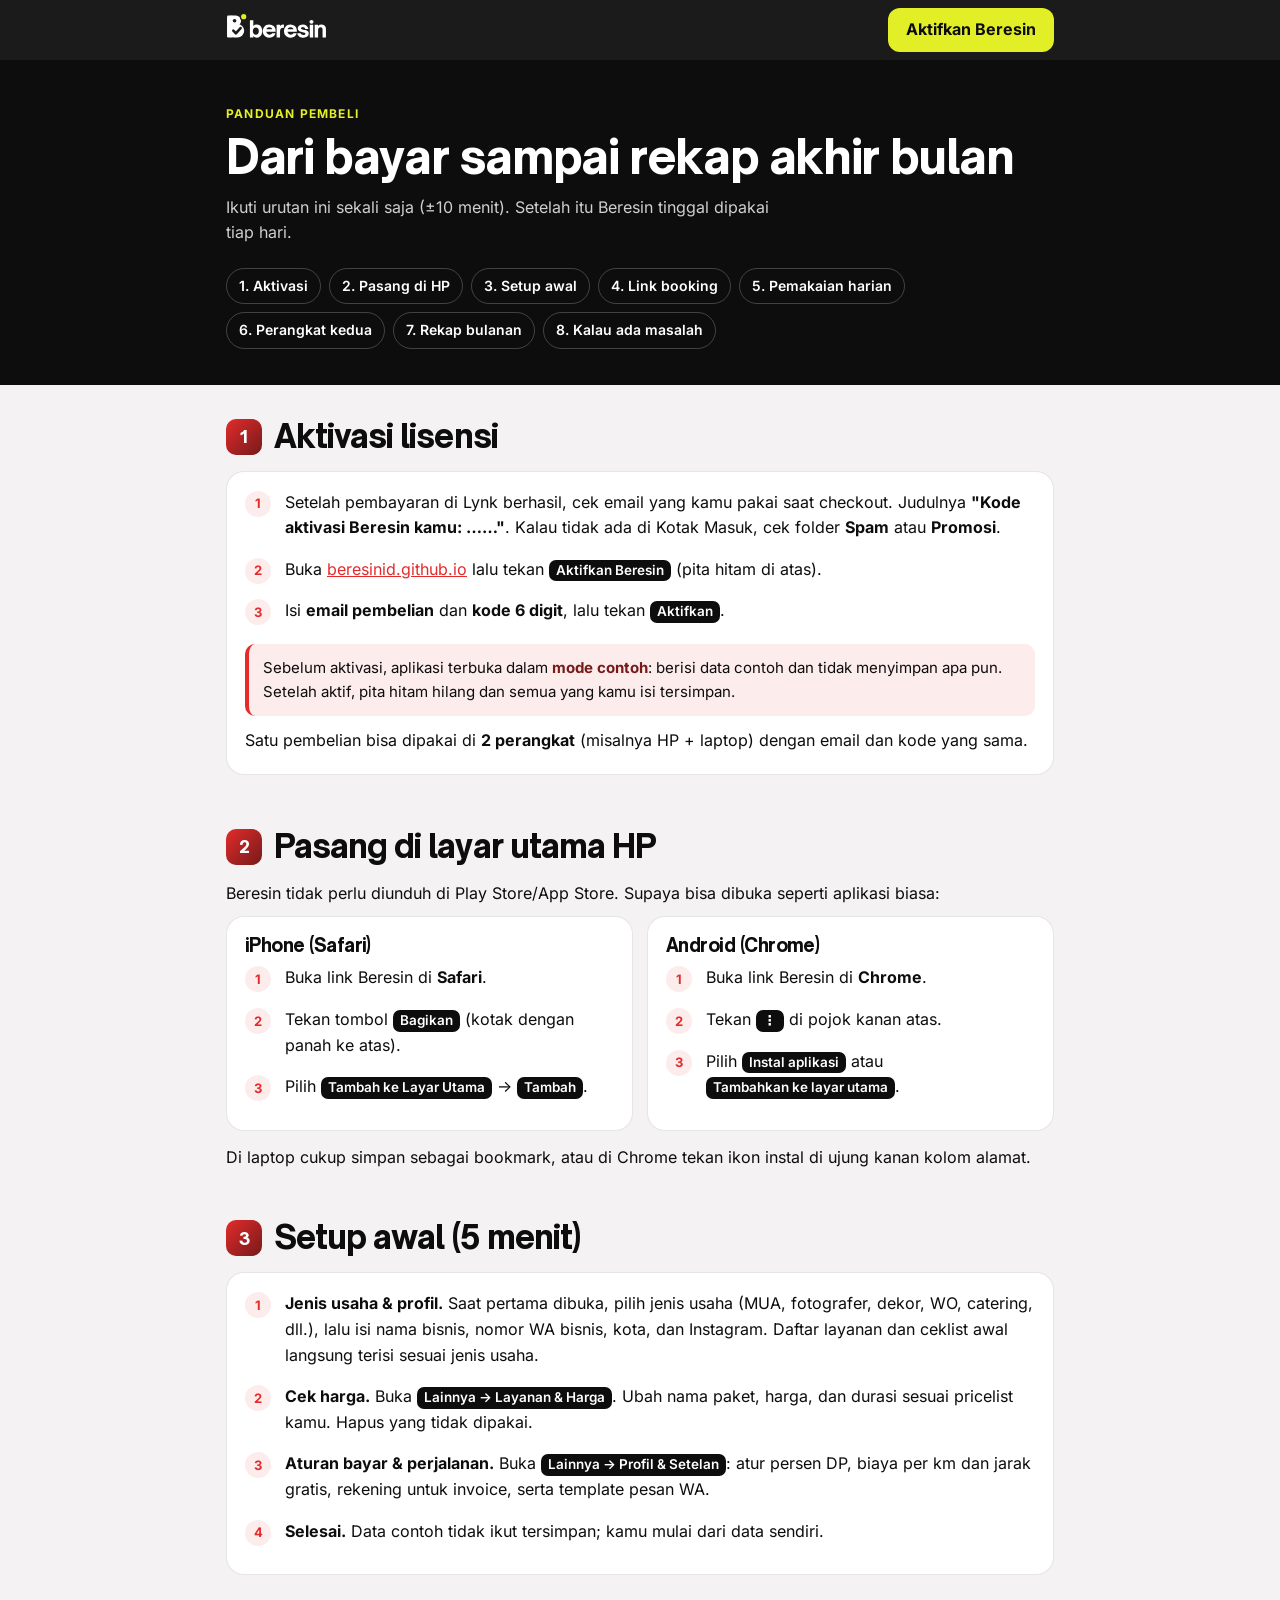
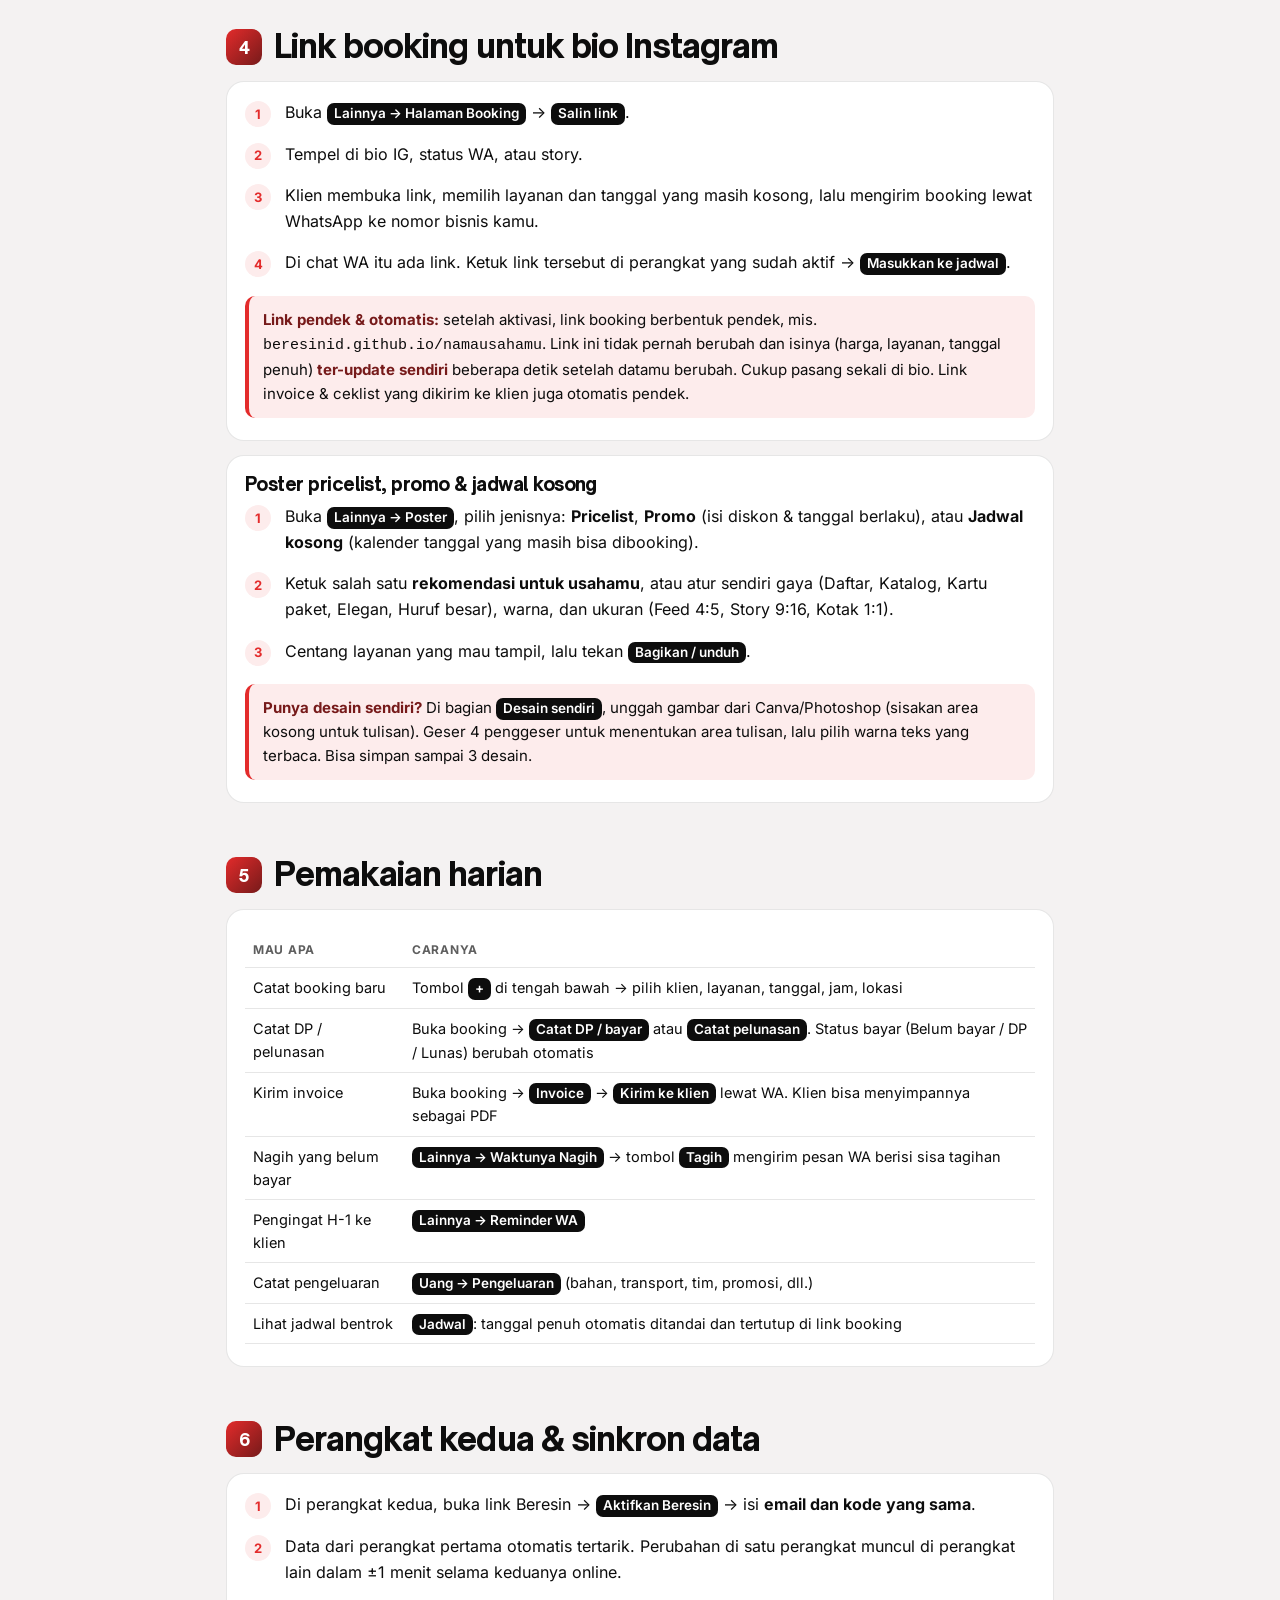
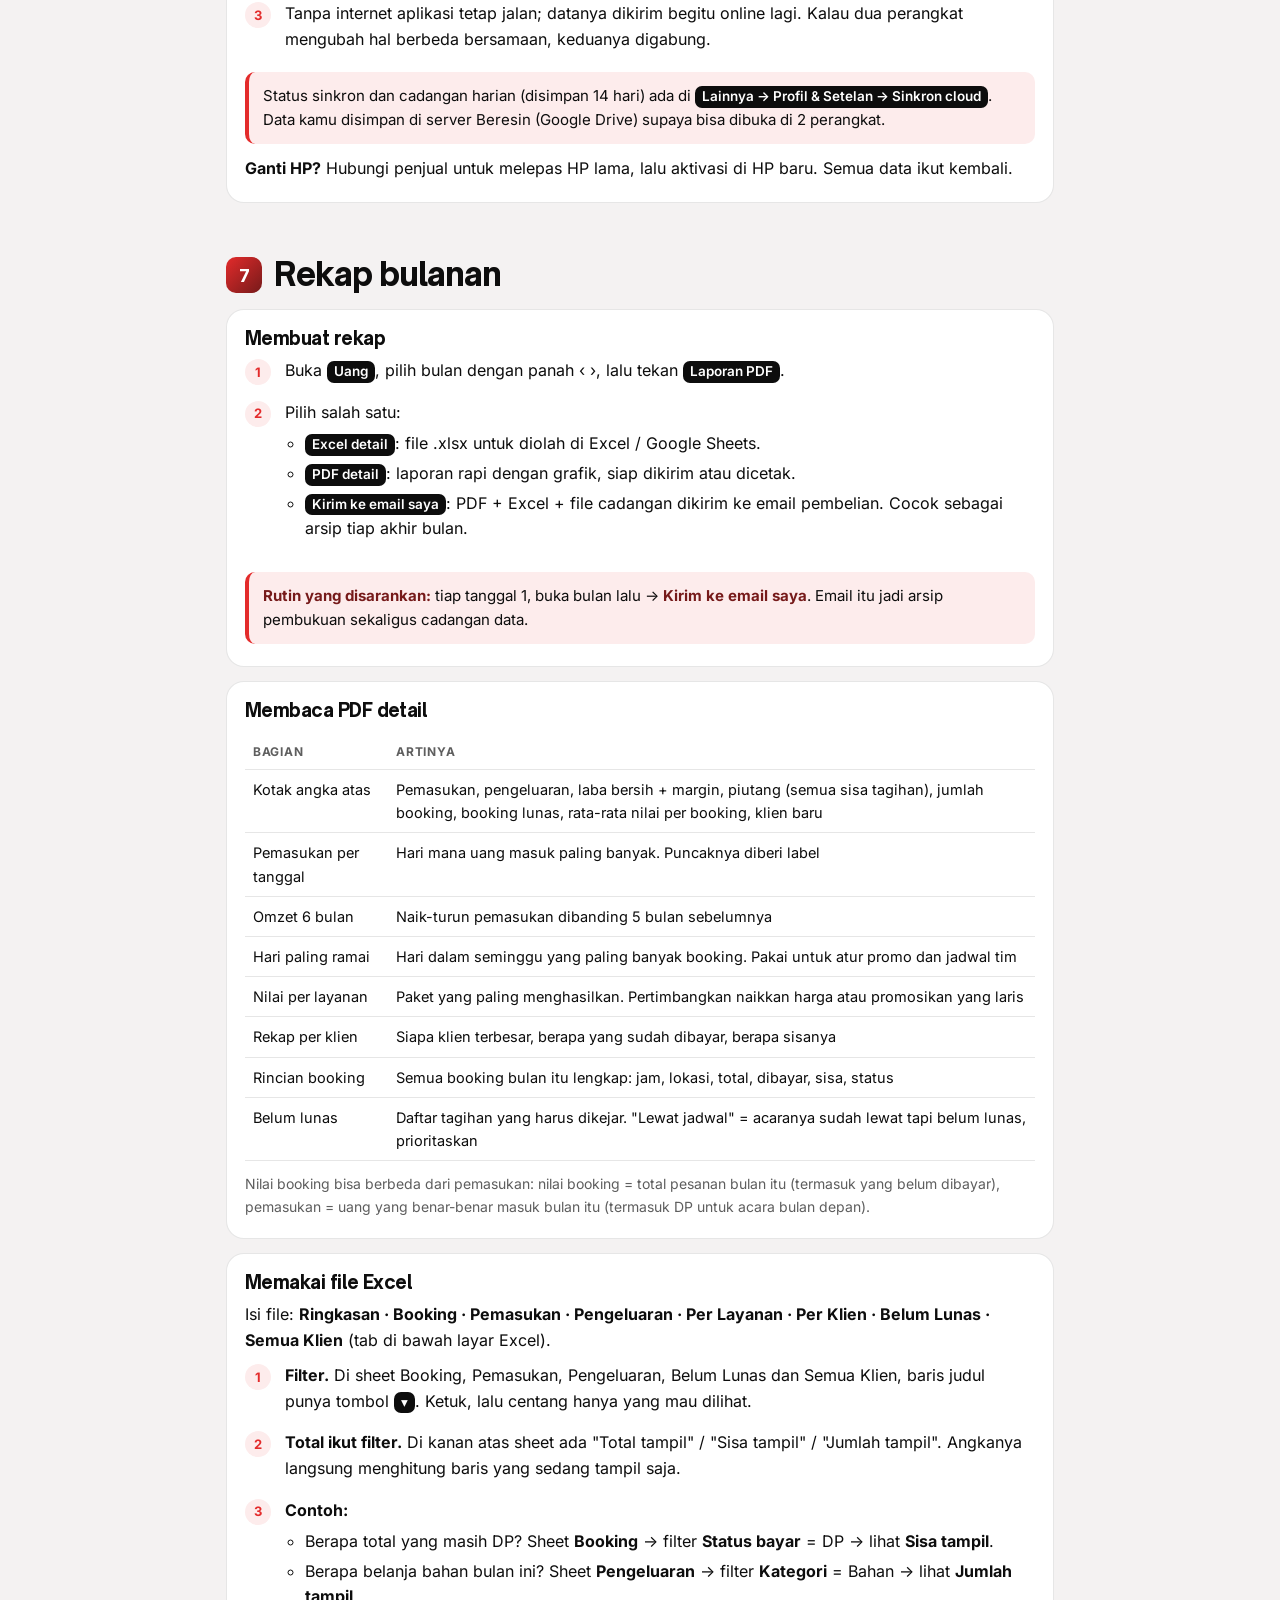
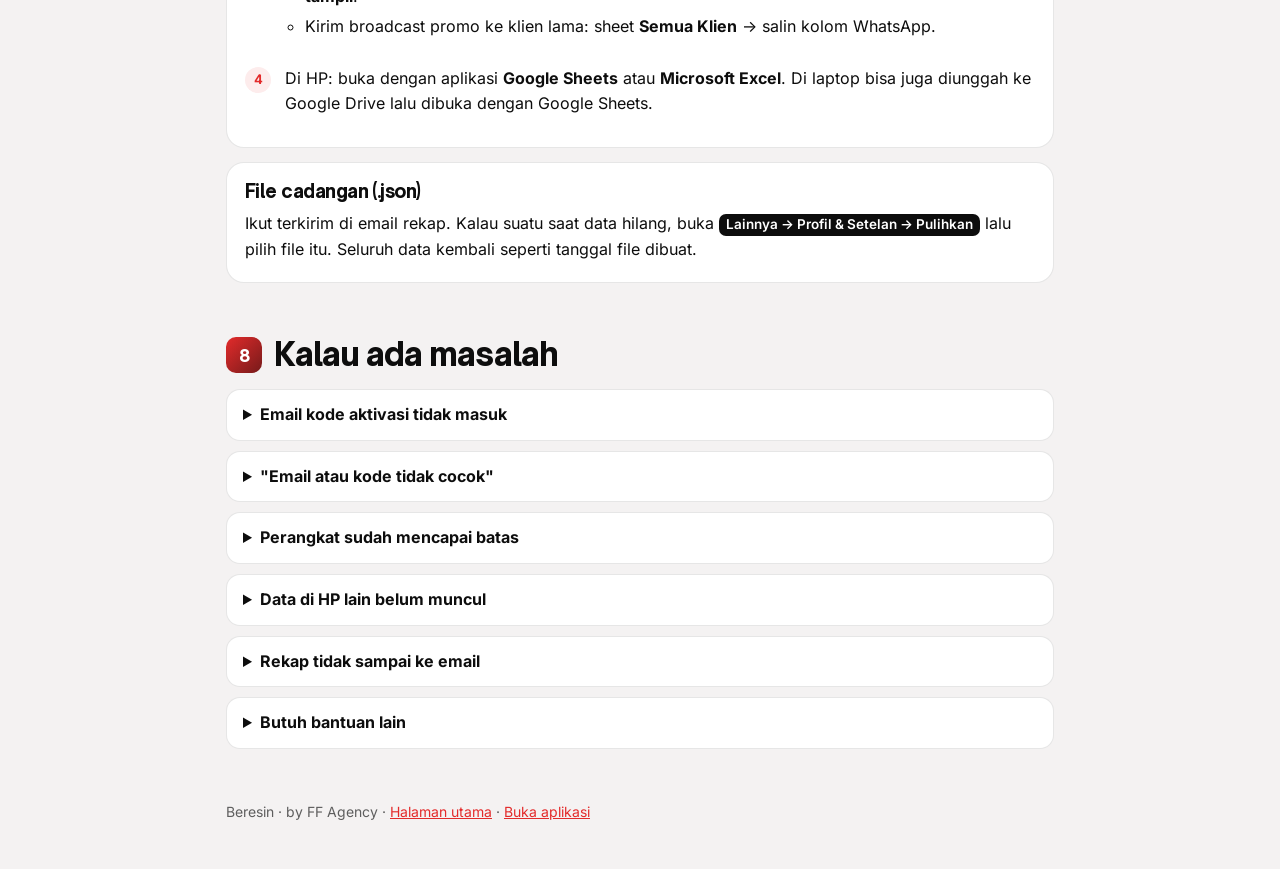
<file: landing/panduan/index.html>
<!doctype html>
<html lang="id">
<head>
<meta charset="utf-8">
<meta name="viewport" content="width=device-width, initial-scale=1, viewport-fit=cover">
<title>Panduan Beresin</title>
<meta name="description" content="Cara aktivasi, setup awal, link booking, sinkron antar perangkat, dan cara pakai rekap bulanan Beresin.">
<meta name="theme-color" content="#0D0D0D">
<link rel="icon" href="../../img/icon.svg" type="image/svg+xml">
<style>
@font-face{font-family:'OSO';src:url(../../fonts/OpenSauceOne-ExtraBold.ttf);font-weight:800;font-display:swap}
@font-face{font-family:'OSO';src:url(../../fonts/OpenSauceOne-Bold.ttf);font-weight:700;font-display:swap}
@font-face{font-family:'Inter';src:url(../../fonts/Inter-Regular.ttf);font-weight:400;font-display:swap}
@font-face{font-family:'Inter';src:url(../../fonts/Inter-SemiBold.ttf);font-weight:600;font-display:swap}
@font-face{font-family:'Inter';src:url(../../fonts/Inter-Bold.ttf);font-weight:700;font-display:swap}
:root{--merah:#E32B2B;--merah2:#761A1A;--grad:linear-gradient(135deg,#E32B2B,#761A1A);--ink:#0D0D0D;--ink2:#363636;--muted:#5E5E5E;--garis:rgba(13,13,13,.1);--bg:#F4F2F2;--kartu:#fff;--neon:#E3EF26;--lembut:#FDECEC;
  --judul:'OSO',system-ui,sans-serif;--teks:'Inter',system-ui,-apple-system,'Segoe UI',Roboto,sans-serif;color-scheme:light}
*{box-sizing:border-box}
html{scroll-behavior:smooth;scroll-padding-top:84px}
body{margin:0;font-family:var(--teks);font-size:16px;line-height:1.6;color:var(--ink);background:var(--bg);-webkit-font-smoothing:antialiased;overflow-x:clip}
a{color:var(--merah)}
h1,h2,h3{font-family:var(--judul);font-weight:800;letter-spacing:-.03em;line-height:1.12;margin:0;text-wrap:balance}
p{margin:0 0 10px;text-wrap:pretty}
.wrap{max-width:860px;margin:0 auto;padding:0 16px}
header{position:sticky;top:0;z-index:5;background:rgba(13,13,13,.94);backdrop-filter:blur(10px);color:#fff}
header .wrap{display:flex;align-items:center;justify-content:space-between;gap:12px;min-height:60px}
header img{height:26px}
.btn{display:inline-flex;align-items:center;justify-content:center;gap:8px;min-height:44px;padding:0 18px;border-radius:12px;font-weight:700;text-decoration:none;white-space:nowrap}
.btn-merah{background:var(--grad);color:#fff}
.btn-neon{background:var(--neon);color:var(--ink)}
.btn-garis{border:1.5px solid var(--garis);color:var(--ink);background:#fff}
.hero{background:var(--ink);color:#fff;padding:44px 0 36px}
.hero h1{font-size:clamp(30px,6vw,46px)}
.hero p{color:#cfcfcf;max-width:560px;margin-top:12px}
.ov{font-size:12px;font-weight:700;letter-spacing:.1em;text-transform:uppercase;color:var(--neon)}
nav.isi{display:flex;flex-wrap:wrap;gap:8px;margin-top:22px}
nav.isi a{color:#fff;text-decoration:none;font-size:14px;font-weight:600;border:1px solid rgba(255,255,255,.22);border-radius:99px;padding:6px 12px}
nav.isi a:hover{background:rgba(255,255,255,.1)}
section{padding:34px 0 6px}
section>h2{font-size:clamp(24px,4.5vw,32px);display:flex;align-items:center;gap:12px;margin-bottom:16px}
section>h2 .no{flex:none;width:36px;height:36px;border-radius:10px;background:var(--grad);color:#fff;display:grid;place-items:center;font-size:17px;letter-spacing:0}
.kartu{background:var(--kartu);border:1px solid var(--garis);border-radius:18px;padding:18px 18px 10px;margin-bottom:14px}
.kartu h3{font-size:18px;margin-bottom:10px}
ol.langkah{list-style:none;counter-reset:l;padding:0;margin:0 0 8px}
ol.langkah>li{counter-increment:l;position:relative;padding:0 0 12px 40px}
ol.langkah>li::before{content:counter(l);position:absolute;left:0;top:1px;width:26px;height:26px;border-radius:99px;background:var(--lembut);color:var(--merah);font-weight:800;font-size:13px;display:grid;place-items:center}
ul{padding-left:20px;margin:0 0 10px}
li{margin-bottom:4px}
.menu{display:inline-block;background:var(--ink);color:#fff;border-radius:7px;padding:0 7px;font-size:13.5px;font-weight:600;white-space:nowrap}
.catat{background:var(--lembut);border-left:4px solid var(--merah);border-radius:10px;padding:12px 14px;margin:6px 0 12px;font-size:15px}
.catat b{color:var(--merah2)}
.dua{display:grid;grid-template-columns:1fr 1fr;gap:14px}
table{width:100%;border-collapse:collapse;font-size:14.5px;margin:4px 0 12px}
th,td{text-align:left;padding:8px 8px;border-bottom:1px solid var(--garis);vertical-align:top}
th{font-size:12px;text-transform:uppercase;letter-spacing:.06em;color:var(--muted)}
.tabel-geser{overflow-x:auto;-webkit-overflow-scrolling:touch}
details{background:#fff;border:1px solid var(--garis);border-radius:14px;padding:12px 16px;margin-bottom:10px}
summary{font-weight:700;cursor:pointer}
details p{margin-top:8px}
footer{padding:36px 0 48px;color:var(--muted);font-size:14px}
@media (max-width:640px){.dua{grid-template-columns:1fr}.kartu{padding:16px 14px 8px}header .btn{min-height:38px;padding:0 12px;font-size:14px}}
</style>
</head>
<body>
<header><div class="wrap"><a href="../"><img src="../../img/beresin_logo_putih.svg" alt="beresin"></a><a class="btn btn-neon" href="../../#/aktivasi">Aktifkan Beresin</a></div></header>

<div class="hero"><div class="wrap">
  <div class="ov">Panduan pembeli</div>
  <h1 style="margin-top:8px">Dari bayar sampai rekap akhir bulan</h1>
  <p>Ikuti urutan ini sekali saja (±10 menit). Setelah itu Beresin tinggal dipakai tiap hari.</p>
  <nav class="isi" aria-label="Isi panduan"><a href="#aktivasi">1. Aktivasi</a><a href="#pasang">2. Pasang di HP</a><a href="#setup">3. Setup awal</a><a href="#link">4. Link booking</a><a href="#harian">5. Pemakaian harian</a><a href="#perangkat">6. Perangkat kedua</a><a href="#rekap">7. Rekap bulanan</a><a href="#masalah">8. Kalau ada masalah</a></nav>
</div></div>

<main class="wrap">

<section id="aktivasi"><h2><span class="no">1</span>Aktivasi lisensi</h2>
  <div class="kartu">
    <ol class="langkah">
      <li>Setelah pembayaran di Lynk berhasil, cek email yang kamu pakai saat checkout. Judulnya <b>"Kode aktivasi Beresin kamu: ……"</b>. Kalau tidak ada di Kotak Masuk, cek folder <b>Spam</b> atau <b>Promosi</b>.</li>
      <li>Buka <a href="../../">beresinid.github.io</a> lalu tekan <span class="menu">Aktifkan Beresin</span> (pita hitam di atas).</li>
      <li>Isi <b>email pembelian</b> dan <b>kode 6 digit</b>, lalu tekan <span class="menu">Aktifkan</span>.</li>
    </ol>
    <div class="catat">Sebelum aktivasi, aplikasi terbuka dalam <b>mode contoh</b>: berisi data contoh dan tidak menyimpan apa pun. Setelah aktif, pita hitam hilang dan semua yang kamu isi tersimpan.</div>
    <p>Satu pembelian bisa dipakai di <b>2 perangkat</b> (misalnya HP + laptop) dengan email dan kode yang sama.</p>
  </div>
</section>

<section id="pasang"><h2><span class="no">2</span>Pasang di layar utama HP</h2>
  <p>Beresin tidak perlu diunduh di Play Store/App Store. Supaya bisa dibuka seperti aplikasi biasa:</p>
  <div class="dua">
    <div class="kartu"><h3>iPhone (Safari)</h3><ol class="langkah"><li>Buka link Beresin di <b>Safari</b>.</li><li>Tekan tombol <span class="menu">Bagikan</span> (kotak dengan panah ke atas).</li><li>Pilih <span class="menu">Tambah ke Layar Utama</span> → <span class="menu">Tambah</span>.</li></ol></div>
    <div class="kartu"><h3>Android (Chrome)</h3><ol class="langkah"><li>Buka link Beresin di <b>Chrome</b>.</li><li>Tekan <span class="menu">⋮</span> di pojok kanan atas.</li><li>Pilih <span class="menu">Instal aplikasi</span> atau <span class="menu">Tambahkan ke layar utama</span>.</li></ol></div>
  </div>
  <p>Di laptop cukup simpan sebagai bookmark, atau di Chrome tekan ikon instal di ujung kanan kolom alamat.</p>
</section>

<section id="setup"><h2><span class="no">3</span>Setup awal (5 menit)</h2>
  <div class="kartu">
    <ol class="langkah">
      <li><b>Jenis usaha & profil.</b> Saat pertama dibuka, pilih jenis usaha (MUA, fotografer, dekor, WO, catering, dll.), lalu isi nama bisnis, nomor WA bisnis, kota, dan Instagram. Daftar layanan dan ceklist awal langsung terisi sesuai jenis usaha.</li>
      <li><b>Cek harga.</b> Buka <span class="menu">Lainnya → Layanan & Harga</span>. Ubah nama paket, harga, dan durasi sesuai pricelist kamu. Hapus yang tidak dipakai.</li>
      <li><b>Aturan bayar & perjalanan.</b> Buka <span class="menu">Lainnya → Profil & Setelan</span>: atur persen DP, biaya per km dan jarak gratis, rekening untuk invoice, serta template pesan WA.</li>
      <li><b>Selesai.</b> Data contoh tidak ikut tersimpan; kamu mulai dari data sendiri.</li>
    </ol>
  </div>
</section>

<section id="link"><h2><span class="no">4</span>Link booking untuk bio Instagram</h2>
  <div class="kartu">
    <ol class="langkah">
      <li>Buka <span class="menu">Lainnya → Halaman Booking</span> → <span class="menu">Salin link</span>.</li>
      <li>Tempel di bio IG, status WA, atau story.</li>
      <li>Klien membuka link, memilih layanan dan tanggal yang masih kosong, lalu mengirim booking lewat WhatsApp ke nomor bisnis kamu.</li>
      <li>Di chat WA itu ada link. Ketuk link tersebut di perangkat yang sudah aktif → <span class="menu">Masukkan ke jadwal</span>.</li>
    </ol>
    <div class="catat"><b>Link pendek & otomatis:</b> setelah aktivasi, link booking berbentuk pendek, mis. <code>beresinid.github.io/namausahamu</code>. Link ini tidak pernah berubah dan isinya (harga, layanan, tanggal penuh) <b>ter-update sendiri</b> beberapa detik setelah datamu berubah. Cukup pasang sekali di bio. Link invoice & ceklist yang dikirim ke klien juga otomatis pendek.</div>
  </div>
  <div class="kartu" style="margin-top:14px">
    <h3 style="margin-top:0">Poster pricelist, promo & jadwal kosong</h3>
    <ol class="langkah">
      <li>Buka <span class="menu">Lainnya → Poster</span>, pilih jenisnya: <b>Pricelist</b>, <b>Promo</b> (isi diskon & tanggal berlaku), atau <b>Jadwal kosong</b> (kalender tanggal yang masih bisa dibooking).</li>
      <li>Ketuk salah satu <b>rekomendasi untuk usahamu</b>, atau atur sendiri gaya (Daftar, Katalog, Kartu paket, Elegan, Huruf besar), warna, dan ukuran (Feed 4:5, Story 9:16, Kotak 1:1).</li>
      <li>Centang layanan yang mau tampil, lalu tekan <span class="menu">Bagikan / unduh</span>.</li>
    </ol>
    <div class="catat"><b>Punya desain sendiri?</b> Di bagian <span class="menu">Desain sendiri</span>, unggah gambar dari Canva/Photoshop (sisakan area kosong untuk tulisan). Geser 4 penggeser untuk menentukan area tulisan, lalu pilih warna teks yang terbaca. Bisa simpan sampai 3 desain.</div>
  </div>
</section>

<section id="harian"><h2><span class="no">5</span>Pemakaian harian</h2>
  <div class="kartu tabel-geser">
    <table>
      <thead><tr><th>Mau apa</th><th>Caranya</th></tr></thead>
      <tbody>
        <tr><td>Catat booking baru</td><td>Tombol <span class="menu">+</span> di tengah bawah → pilih klien, layanan, tanggal, jam, lokasi</td></tr>
        <tr><td>Catat DP / pelunasan</td><td>Buka booking → <span class="menu">Catat DP / bayar</span> atau <span class="menu">Catat pelunasan</span>. Status bayar (Belum bayar / DP / Lunas) berubah otomatis</td></tr>
        <tr><td>Kirim invoice</td><td>Buka booking → <span class="menu">Invoice</span> → <span class="menu">Kirim ke klien</span> lewat WA. Klien bisa menyimpannya sebagai PDF</td></tr>
        <tr><td>Nagih yang belum bayar</td><td><span class="menu">Lainnya → Waktunya Nagih</span> → tombol <span class="menu">Tagih</span> mengirim pesan WA berisi sisa tagihan</td></tr>
        <tr><td>Pengingat H-1 ke klien</td><td><span class="menu">Lainnya → Reminder WA</span></td></tr>
        <tr><td>Catat pengeluaran</td><td><span class="menu">Uang → Pengeluaran</span> (bahan, transport, tim, promosi, dll.)</td></tr>
        <tr><td>Lihat jadwal bentrok</td><td><span class="menu">Jadwal</span>: tanggal penuh otomatis ditandai dan tertutup di link booking</td></tr>
      </tbody>
    </table>
  </div>
</section>

<section id="perangkat"><h2><span class="no">6</span>Perangkat kedua & sinkron data</h2>
  <div class="kartu">
    <ol class="langkah">
      <li>Di perangkat kedua, buka link Beresin → <span class="menu">Aktifkan Beresin</span> → isi <b>email dan kode yang sama</b>.</li>
      <li>Data dari perangkat pertama otomatis tertarik. Perubahan di satu perangkat muncul di perangkat lain dalam ±1 menit selama keduanya online.</li>
      <li>Tanpa internet aplikasi tetap jalan; datanya dikirim begitu online lagi. Kalau dua perangkat mengubah hal berbeda bersamaan, keduanya digabung.</li>
    </ol>
    <div class="catat">Status sinkron dan cadangan harian (disimpan 14 hari) ada di <span class="menu">Lainnya → Profil & Setelan → Sinkron cloud</span>. Data kamu disimpan di server Beresin (Google Drive) supaya bisa dibuka di 2 perangkat.</div>
    <p><b>Ganti HP?</b> Hubungi penjual untuk melepas HP lama, lalu aktivasi di HP baru. Semua data ikut kembali.</p>
  </div>
</section>

<section id="rekap"><h2><span class="no">7</span>Rekap bulanan</h2>
  <div class="kartu">
    <h3>Membuat rekap</h3>
    <ol class="langkah">
      <li>Buka <span class="menu">Uang</span>, pilih bulan dengan panah ‹ ›, lalu tekan <span class="menu">Laporan PDF</span>.</li>
      <li>Pilih salah satu:
        <ul style="margin-top:6px">
          <li><span class="menu">Excel detail</span>: file .xlsx untuk diolah di Excel / Google Sheets.</li>
          <li><span class="menu">PDF detail</span>: laporan rapi dengan grafik, siap dikirim atau dicetak.</li>
          <li><span class="menu">Kirim ke email saya</span>: PDF + Excel + file cadangan dikirim ke email pembelian. Cocok sebagai arsip tiap akhir bulan.</li>
        </ul>
      </li>
    </ol>
    <div class="catat"><b>Rutin yang disarankan:</b> tiap tanggal 1, buka bulan lalu → <b>Kirim ke email saya</b>. Email itu jadi arsip pembukuan sekaligus cadangan data.</div>
  </div>

  <div class="kartu">
    <h3>Membaca PDF detail</h3>
    <div class="tabel-geser"><table>
      <thead><tr><th>Bagian</th><th>Artinya</th></tr></thead>
      <tbody>
        <tr><td>Kotak angka atas</td><td>Pemasukan, pengeluaran, laba bersih + margin, piutang (semua sisa tagihan), jumlah booking, booking lunas, rata-rata nilai per booking, klien baru</td></tr>
        <tr><td>Pemasukan per tanggal</td><td>Hari mana uang masuk paling banyak. Puncaknya diberi label</td></tr>
        <tr><td>Omzet 6 bulan</td><td>Naik-turun pemasukan dibanding 5 bulan sebelumnya</td></tr>
        <tr><td>Hari paling ramai</td><td>Hari dalam seminggu yang paling banyak booking. Pakai untuk atur promo dan jadwal tim</td></tr>
        <tr><td>Nilai per layanan</td><td>Paket yang paling menghasilkan. Pertimbangkan naikkan harga atau promosikan yang laris</td></tr>
        <tr><td>Rekap per klien</td><td>Siapa klien terbesar, berapa yang sudah dibayar, berapa sisanya</td></tr>
        <tr><td>Rincian booking</td><td>Semua booking bulan itu lengkap: jam, lokasi, total, dibayar, sisa, status</td></tr>
        <tr><td>Belum lunas</td><td>Daftar tagihan yang harus dikejar. "Lewat jadwal" = acaranya sudah lewat tapi belum lunas, prioritaskan</td></tr>
      </tbody>
    </table></div>
    <p style="font-size:14px;color:var(--muted)">Nilai booking bisa berbeda dari pemasukan: nilai booking = total pesanan bulan itu (termasuk yang belum dibayar), pemasukan = uang yang benar-benar masuk bulan itu (termasuk DP untuk acara bulan depan).</p>
  </div>

  <div class="kartu">
    <h3>Memakai file Excel</h3>
    <p>Isi file: <b>Ringkasan · Booking · Pemasukan · Pengeluaran · Per Layanan · Per Klien · Belum Lunas · Semua Klien</b> (tab di bawah layar Excel).</p>
    <ol class="langkah">
      <li><b>Filter.</b> Di sheet Booking, Pemasukan, Pengeluaran, Belum Lunas dan Semua Klien, baris judul punya tombol <span class="menu">▾</span>. Ketuk, lalu centang hanya yang mau dilihat.</li>
      <li><b>Total ikut filter.</b> Di kanan atas sheet ada "Total tampil" / "Sisa tampil" / "Jumlah tampil". Angkanya langsung menghitung baris yang sedang tampil saja.</li>
      <li><b>Contoh:</b>
        <ul style="margin-top:6px">
          <li>Berapa total yang masih DP? Sheet <b>Booking</b> → filter <b>Status bayar</b> = DP → lihat <b>Sisa tampil</b>.</li>
          <li>Berapa belanja bahan bulan ini? Sheet <b>Pengeluaran</b> → filter <b>Kategori</b> = Bahan → lihat <b>Jumlah tampil</b>.</li>
          <li>Kirim broadcast promo ke klien lama: sheet <b>Semua Klien</b> → salin kolom WhatsApp.</li>
        </ul>
      </li>
      <li>Di HP: buka dengan aplikasi <b>Google Sheets</b> atau <b>Microsoft Excel</b>. Di laptop bisa juga diunggah ke Google Drive lalu dibuka dengan Google Sheets.</li>
    </ol>
  </div>

  <div class="kartu">
    <h3>File cadangan (.json)</h3>
    <p>Ikut terkirim di email rekap. Kalau suatu saat data hilang, buka <span class="menu">Lainnya → Profil & Setelan → Pulihkan</span> lalu pilih file itu. Seluruh data kembali seperti tanggal file dibuat.</p>
  </div>
</section>

<section id="masalah"><h2><span class="no">8</span>Kalau ada masalah</h2>
  <details><summary>Email kode aktivasi tidak masuk</summary><p>Cek Spam/Promosi. Kalau tetap tidak ada, buka <span class="menu">Aktifkan Beresin</span>, isi email pembelian, tekan <span class="menu">Kirim ulang kode ke email</span>. Pastikan email yang diisi sama persis dengan email saat checkout.</p></details>
  <details><summary>"Email atau kode tidak cocok"</summary><p>Periksa huruf email dan 6 digit kodenya. Setelah 5 kali salah, aktivasi dikunci 15 menit.</p></details>
  <details><summary>Perangkat sudah mencapai batas</summary><p>Satu pembelian = 2 perangkat. Hubungi penjual untuk melepas perangkat lama atau menambah jatah.</p></details>
  <details><summary>Data di HP lain belum muncul</summary><p>Pastikan kedua perangkat online dan sudah aktif dengan email yang sama. Buka <span class="menu">Profil & Setelan → Sinkron cloud</span> dan tekan <span class="menu">Sinkron sekarang</span>.</p></details>
  <details><summary>Rekap tidak sampai ke email</summary><p>Cek Spam/Promosi. Kirim ke email dibatasi 10 kali per hari. Sebagai gantinya kamu bisa langsung pakai <span class="menu">PDF detail</span> / <span class="menu">Excel detail</span>.</p></details>
  <details><summary>Butuh bantuan lain</summary><p>Hubungi <b>Customer Service Beresin</b> di WhatsApp <a href="https://wa.me/62895705390702?text=Halo%20CS%20Beresin%2C%20saya%20butuh%20bantuan" target="_blank" rel="noopener">0895-7053-90702</a>, atau dari aplikasi: <span class="menu">Lainnya → Customer Service</span>. Sertakan email pembelian kamu.</p></details>
</section>

</main>
<footer><div class="wrap">Beresin · by FF Agency · <a href="../">Halaman utama</a> · <a href="../../">Buka aplikasi</a></div></footer>
</body>
</html>
</file>
<file: app.css>
[hidden]{display:none!important}
@font-face{font-family:'OSO';src:url(fonts/OpenSauceOne-ExtraBold.ttf);font-weight:800;font-display:swap}
@font-face{font-family:'OSO';src:url(fonts/OpenSauceOne-Bold.ttf);font-weight:700;font-display:swap}
@font-face{font-family:'Inter';src:url(fonts/Inter-Regular.ttf);font-weight:400;font-display:swap}
@font-face{font-family:'Inter';src:url(fonts/Inter-SemiBold.ttf);font-weight:600;font-display:swap}
@font-face{font-family:'Inter';src:url(fonts/Inter-Bold.ttf);font-weight:700;font-display:swap}
:root{
  --merah:#E32B2B; --merah2:#761A1A; --grad:linear-gradient(135deg,#E32B2B,#761A1A);
  --ink:#0D0D0D; --ink2:#363636; --muted:#6B6B6B; --garis:#E4E4E4; --garis2:#EFEFEF;
  --bg:#F4F4F4; --putih:#FFF; --neon:#E3EF26; --neon-t:#5C6300;
  --hijau:#1E9E5A; --hijau-s:#E5F6EC; --kuning:#B7791F; --kuning-s:#FFF4DC; --merah-s:#FDECEC;
  --r:20px; --r-s:14px; --bayang:0 1px 2px rgba(0,0,0,.04),0 8px 24px rgba(0,0,0,.05); --bayang-l:0 30px 80px rgba(0,0,0,.25);
  --judul:'OSO',system-ui,sans-serif; --teks:'Inter',system-ui,-apple-system,'Segoe UI',Roboto,sans-serif;
  color-scheme:light;
}
*{box-sizing:border-box}
html,body{margin:0}
body{font-family:var(--teks);font-size:15px;line-height:1.45;color:var(--ink);background:var(--bg);min-height:100vh;-webkit-font-smoothing:antialiased;padding-left:252px}
body.kunci{overflow:hidden}
body.publik{padding-left:0}
body.publik .samping,body.publik .atas,body.publik .bawah{display:none}
button,input,select,textarea{font:inherit;color:inherit}
button{cursor:pointer}
a{color:inherit}
h1,h2,h3,h4{font-family:var(--judul);font-weight:800;letter-spacing:-.035em;margin:0;line-height:1.1}
.tnum{font-variant-numeric:tabular-nums}
.muted{color:var(--muted)}
.ik{width:20px;height:20px;fill:none;stroke:currentColor;stroke-width:1.9;stroke-linecap:round;stroke-linejoin:round;flex:none}

/* ---------- sidebar (desktop) ---------- */
.samping{position:fixed;inset:0 auto 0 0;width:252px;background:var(--putih);border-right:1px solid var(--garis2);display:flex;flex-direction:column;padding:22px 14px;z-index:30}
.samping .logo img{height:34px;margin:4px 10px 22px}
.samping nav{display:flex;flex-direction:column;gap:2px;overflow:auto;flex:1}
.samping nav .grup{font-size:11px;font-weight:700;letter-spacing:.08em;text-transform:uppercase;color:#9a9a9a;margin:16px 12px 6px}
.samping nav a{display:flex;align-items:center;gap:12px;padding:10px 12px;border-radius:12px;text-decoration:none;font-weight:600;color:var(--ink2)}
.samping nav a:hover{background:var(--bg)}
.samping nav a.on{background:var(--ink);color:#fff}
.samping nav a.on .ik{color:var(--neon)}
.samping nav a .jml{margin-left:auto;background:var(--merah);color:#fff;font-size:11px;font-weight:700;border-radius:99px;padding:1px 7px}
.samping-bawah{padding:14px 12px 0;border-top:1px solid var(--garis2);font-size:13px;color:var(--muted)}

/* ---------- header ---------- */
.atas{position:sticky;top:0;z-index:20;display:flex;align-items:center;gap:12px;padding:12px 28px;background:rgba(244,244,244,.85);backdrop-filter:blur(16px);-webkit-backdrop-filter:blur(16px)}
.logo-hp{display:none}
.logo-hp img{height:28px;display:block}
.cari-atas{flex:1;max-width:520px;display:flex;align-items:center;gap:10px;background:var(--putih);border:1px solid var(--garis);border-radius:999px;padding:10px 16px;color:var(--muted)}
.cari-atas input{border:0;outline:0;flex:1;background:transparent;color:var(--ink);min-width:0}
.lonceng{margin-left:auto;position:relative}
.lonceng span{position:absolute;top:4px;right:4px;min-width:18px;height:18px;border-radius:9px;background:var(--merah);color:#fff;font-size:11px;font-weight:700;display:grid;place-items:center;padding:0 4px}
main{max-width:1180px;padding:8px 28px 120px;outline:0}

/* ---------- bottom nav (HP) ---------- */
.bawah{display:none}
@media (max-width:900px){
  body{padding-left:0}
  .samping{display:none}
  .atas{padding:10px 16px;gap:10px}
  .logo-hp{display:block}
  .cari-atas{display:none}
  .tambah-atas{display:none}
  main{padding:4px 16px 120px}
  .bawah{display:grid;grid-template-columns:repeat(5,1fr);position:fixed;left:10px;right:10px;bottom:calc(10px + env(safe-area-inset-bottom));z-index:25;background:rgba(13,13,13,.94);backdrop-filter:blur(16px);-webkit-backdrop-filter:blur(16px);border-radius:24px;padding:8px 6px;box-shadow:0 14px 40px rgba(0,0,0,.3)}
  .bawah a,.bawah button{border:0;background:none;color:#bdbdbd;display:flex;flex-direction:column;align-items:center;gap:3px;font-size:11px;font-weight:600;text-decoration:none;padding:4px 0}
  .bawah a.on{color:#fff}.bawah a.on .ik{color:var(--neon)}
  .bawah .fab{align-self:center}
  .bawah .fab span{width:48px;height:48px;border-radius:16px;background:var(--grad);display:grid;place-items:center;color:#fff;box-shadow:0 8px 20px rgba(227,43,43,.45);margin-top:-22px}
  .bawah .fab .ik{width:24px;height:24px;stroke-width:2.4}
}

/* ---------- komponen ---------- */
.btn{border:1px solid var(--garis);background:var(--putih);border-radius:12px;padding:10px 16px;font-weight:700;display:inline-flex;align-items:center;justify-content:center;gap:8px;white-space:nowrap;text-decoration:none;transition:transform .12s, background .15s}
.btn:active{transform:scale(.97)}
.btn:hover{border-color:#cfcfcf}
.btn .ik{width:18px;height:18px}
.btn-merah{background:var(--grad);border-color:transparent;color:#fff}
.btn-hitam{background:var(--ink);border-color:var(--ink);color:#fff}
.btn-hitam .ik{color:var(--neon)}
.btn-neon{background:var(--neon);border-color:var(--neon);color:var(--ink)}
.btn-wa{background:#1FAF5A;border-color:#1FAF5A;color:#fff}
.btn-hapus{color:var(--merah);border-color:#F3CACA}
.btn-kecil{padding:6px 11px;font-size:13px;border-radius:10px}
.btn-blok{width:100%}
.ikon-btn{border:0;background:transparent;width:40px;height:40px;border-radius:12px;display:grid;place-items:center;color:var(--ink2)}
.ikon-btn:hover{background:rgba(0,0,0,.05)}
.aksi-baris{display:flex;gap:10px;flex-wrap:wrap;justify-content:flex-end}
.kartu{background:var(--putih);border-radius:var(--r);box-shadow:var(--bayang);padding:20px}
.kartu+.kartu{margin-top:16px}
.kartu h3{font-size:19px;margin-bottom:12px;display:flex;align-items:center;gap:8px}
.judul-hal{display:flex;align-items:flex-end;justify-content:space-between;gap:16px;margin:18px 0 18px;flex-wrap:wrap}
.judul-hal h1{font-size:34px}
.judul-hal p{margin:6px 0 0;color:var(--muted)}
.grid{display:grid;gap:16px}
.g2{grid-template-columns:repeat(2,minmax(0,1fr))}.g3{grid-template-columns:repeat(3,minmax(0,1fr))}.g4{grid-template-columns:repeat(4,minmax(0,1fr))}
@media (max-width:900px){.g3,.g4{grid-template-columns:repeat(2,minmax(0,1fr))}.judul-hal h1{font-size:28px}}
@media (max-width:560px){.g2{grid-template-columns:1fr}}
.chip{display:inline-flex;align-items:center;gap:6px;font-size:12px;font-weight:700;padding:4px 10px;border-radius:999px;background:var(--bg);color:var(--ink2);white-space:nowrap}
.chip.lunas{background:var(--hijau-s);color:var(--hijau)}
.chip.dp{background:var(--kuning-s);color:var(--kuning)}
.chip.belum{background:var(--merah-s);color:var(--merah)}
.chip.hitam{background:var(--ink);color:#fff}
.chip.neon{background:var(--neon);color:var(--ink)}
.chip.batal{background:#eee;color:#888;text-decoration:line-through}
.kosong{text-align:center;padding:36px 16px;color:var(--muted)}
.kosong .ik{width:40px;height:40px;color:#c7c7c7;margin-bottom:8px}
.tabs{display:flex;gap:6px;background:var(--putih);padding:5px;border-radius:14px;box-shadow:var(--bayang);overflow:auto;scrollbar-width:none}
.tabs button{border:0;background:transparent;padding:8px 14px;border-radius:10px;font-weight:700;color:var(--muted);white-space:nowrap}
.tabs button.on{background:var(--ink);color:#fff}
.sep{height:1px;background:var(--garis2);margin:14px 0}

/* stat & hero */
.hero{position:relative;overflow:hidden;background:var(--ink);color:#fff;border-radius:26px;padding:26px;box-shadow:var(--bayang)}
.hero .gumpal{position:absolute;border-radius:50%;filter:blur(70px);pointer-events:none}
.hero>*{position:relative}
.hero .salam{color:#bdbdbd;font-weight:600}
.hero h1{font-size:30px;margin-top:4px}
.statgrid{display:grid;grid-template-columns:repeat(4,1fr);gap:12px;margin-top:22px}
@media (max-width:700px){.statgrid{grid-template-columns:repeat(2,1fr)}}
.stat{background:rgba(255,255,255,.07);border:1px solid rgba(255,255,255,.14);border-radius:18px;padding:14px 16px;backdrop-filter:blur(10px)}
.stat .l{font-size:11px;letter-spacing:.08em;text-transform:uppercase;color:#aaa;font-weight:700}
.stat .v{font-family:var(--judul);font-weight:800;font-size:24px;letter-spacing:-.03em;margin-top:4px}
.stat .v.neon{color:var(--neon)}
.stat .s{font-size:12px;color:#aaa;margin-top:2px}
.aksi-cepat{display:grid;grid-template-columns:repeat(4,1fr);gap:10px;margin-top:16px}
.aksi-cepat button{border:0;background:var(--putih);border-radius:18px;padding:14px 8px;display:flex;flex-direction:column;align-items:center;gap:8px;font-weight:700;font-size:13px;box-shadow:var(--bayang)}
.aksi-cepat button span{width:44px;height:44px;border-radius:14px;display:grid;place-items:center;background:var(--bg)}
.aksi-cepat button:first-child span{background:var(--grad);color:#fff}

/* list item */
.item{display:flex;align-items:center;gap:14px;padding:12px 4px;border-bottom:1px solid var(--garis2);cursor:pointer;border-radius:12px}
.item:last-child{border-bottom:0}
.item:hover{background:#fafafa}
.item .av{width:44px;height:44px;border-radius:14px;background:var(--bg);display:grid;place-items:center;font-family:var(--judul);font-weight:800;flex:none;color:var(--ink2)}
.item .av.merah{background:var(--grad);color:#fff}
.item .tengah{flex:1;min-width:0}
.item .t1{font-weight:700;white-space:nowrap;overflow:hidden;text-overflow:ellipsis}
.item .t2{font-size:13px;color:var(--muted);white-space:nowrap;overflow:hidden;text-overflow:ellipsis}
.item .kanan{text-align:right;flex:none}
.item .kanan b{display:block;font-variant-numeric:tabular-nums}
.waktu{width:56px;flex:none;text-align:center;font-family:var(--judul);font-weight:800;font-size:17px;letter-spacing:-.03em}
.waktu small{display:block;font-family:var(--teks);font-weight:600;font-size:11px;color:var(--muted);letter-spacing:0}

/* kalender */
.kal{display:grid;grid-template-columns:repeat(7,1fr);gap:6px}
.kal .h{font-size:11px;font-weight:700;color:var(--muted);text-align:center;padding:4px 0;text-transform:uppercase;letter-spacing:.05em}
.kal button{border:0;background:var(--bg);border-radius:12px;aspect-ratio:1/1;min-height:44px;display:flex;flex-direction:column;align-items:center;justify-content:center;gap:3px;font-weight:700;position:relative}
.kal button.lain{opacity:.35}
.kal button.ini{outline:2px solid var(--ink)}
.kal button.pilih{background:var(--ink);color:#fff}
.kal button .titik{display:flex;gap:2px}
.kal button .titik i{width:5px;height:5px;border-radius:50%;background:var(--merah)}
.kal button.pilih .titik i{background:var(--neon)}
.kal.radar button{color:var(--ink)}
.kal-kepala{display:flex;align-items:center;justify-content:space-between;margin-bottom:12px}
.kal-kepala h3{margin:0}

/* form */
.form{display:grid;gap:14px}
.f{display:grid;gap:6px}
.f>span{font-size:13px;font-weight:700;color:var(--ink2)}
.f small{color:var(--muted);font-size:12px}
.f input,.f select,.f textarea,.inp{width:100%;border:1px solid var(--garis);background:var(--putih);border-radius:12px;padding:11px 13px;outline:0;min-height:44px}
.f textarea{min-height:90px;resize:vertical}
.f input:focus,.f select:focus,.f textarea:focus,.inp:focus{border-color:var(--ink);box-shadow:0 0 0 3px rgba(13,13,13,.08)}
.dua{display:grid;grid-template-columns:1fr 1fr;gap:12px}
.tiga{display:grid;grid-template-columns:1fr 1fr 1fr;gap:12px}
@media (max-width:560px){.tiga{grid-template-columns:1fr 1fr}}
.bagian{border:1px solid var(--garis2);border-radius:16px;padding:16px;display:grid;gap:12px}
.bagian>h4{font-size:15px;display:flex;align-items:center;gap:8px}
.bagian>h4 i{font-style:normal;width:22px;height:22px;border-radius:7px;background:var(--ink);color:var(--neon);display:grid;place-items:center;font-size:12px}
.pilihan{display:flex;flex-wrap:wrap;gap:8px}
.pilihan button{border:1px solid var(--garis);background:var(--putih);border-radius:12px;padding:9px 13px;font-weight:600;text-align:left}
.pilihan button.on{border-color:var(--ink);background:var(--ink);color:#fff}
.pilihan button small{display:block;font-size:12px;opacity:.75;font-weight:600}
.baris-item{display:grid;grid-template-columns:1fr 70px 130px 36px;gap:8px;align-items:center}
@media (max-width:560px){.baris-item{grid-template-columns:1fr 56px 104px 32px}}
.total-box{background:var(--ink);color:#fff;border-radius:16px;padding:16px;display:grid;gap:6px}
.total-box div{display:flex;justify-content:space-between;font-size:14px;color:#ccc}
.total-box div.besar{font-family:var(--judul);font-weight:800;font-size:22px;color:#fff;letter-spacing:-.03em;margin-top:4px}
.total-box div.besar b{color:var(--neon)}
.cek{display:flex;align-items:center;gap:10px;padding:10px 12px;border:1px solid var(--garis);border-radius:12px;cursor:pointer;font-weight:600}
.cek input{width:20px;height:20px;accent-color:var(--ink)}
.cek.ok{background:var(--hijau-s);border-color:#bfe6cf}
.cek.ok span{text-decoration:line-through;color:var(--muted)}

/* modal */
.modal{position:fixed;inset:0;z-index:50;background:rgba(13,13,13,.45);backdrop-filter:blur(4px);display:flex;align-items:center;justify-content:center;padding:20px;animation:mm .18s}
@keyframes mm{from{opacity:0}}
.lembar{background:var(--putih);border-radius:24px;width:min(640px,100%);max-height:calc(100vh - 40px);overflow:auto;padding:22px;box-shadow:var(--bayang-l);animation:naik .22s cubic-bezier(.2,.8,.2,1)}
.modal.lebar .lembar{width:min(900px,100%)}
.modal.kecil .lembar{width:min(420px,100%)}
@keyframes naik{from{transform:translateY(20px);opacity:0}}
.lembar-kepala{display:flex;align-items:flex-start;justify-content:space-between;gap:12px;margin-bottom:16px}
.lembar-kepala h2{font-size:24px}
.lembar-kepala p{margin:4px 0 0;color:var(--muted);font-size:14px}
.lembar-kaki{position:sticky;bottom:-22px;background:var(--putih);padding:14px 0 0;margin-top:6px;display:flex;gap:10px;justify-content:flex-end;flex-wrap:wrap}
@media (max-width:600px){.modal{align-items:flex-end;padding:0}.lembar{border-radius:24px 24px 0 0;max-height:94vh;padding:20px 16px calc(20px + env(safe-area-inset-bottom))}}
.menu-tambah{display:grid;grid-template-columns:repeat(3,1fr);gap:10px}
.menu-tambah button{border:1px solid var(--garis2);background:var(--putih);border-radius:18px;padding:16px 10px;display:flex;flex-direction:column;align-items:center;gap:8px;font-weight:700;font-size:13px}
.menu-tambah button span{width:46px;height:46px;border-radius:14px;display:grid;place-items:center;background:var(--bg)}
.menu-tambah button:first-child span{background:var(--grad);color:#fff}

.toast{position:fixed;left:50%;bottom:110px;transform:translate(-50%,30px);background:var(--ink);color:#fff;padding:12px 18px;border-radius:14px;font-weight:600;opacity:0;pointer-events:none;transition:.25s;z-index:60;display:flex;gap:12px;align-items:center;max-width:calc(100vw - 32px)}
.toast.on{opacity:1;transform:translate(-50%,0);pointer-events:auto}
.toast button{border:0;background:var(--neon);color:var(--ink);font-weight:700;border-radius:8px;padding:4px 10px}

/* menu lainnya */
.menu-grid{display:grid;grid-template-columns:repeat(4,1fr);gap:12px}
@media (max-width:700px){.menu-grid{grid-template-columns:repeat(3,1fr)}}
.menu-grid button{border:0;background:var(--putih);border-radius:18px;padding:16px 8px;display:flex;flex-direction:column;align-items:center;gap:8px;font-weight:700;font-size:13px;box-shadow:var(--bayang);text-align:center}
.menu-grid button span{width:46px;height:46px;border-radius:14px;display:grid;place-items:center;background:var(--bg);color:var(--ink)}
.menu-grid button small{font-weight:500;color:var(--muted);font-size:11px;line-height:1.25}

/* chart */
.bar-chart{display:flex;align-items:flex-end;gap:8px;height:150px;padding-top:10px}
.bar-chart .b{flex:1;display:flex;flex-direction:column;align-items:center;gap:6px;height:100%;justify-content:flex-end}
.bar-chart .b i{display:block;width:100%;max-width:44px;border-radius:10px 10px 4px 4px;background:var(--grad);min-height:4px}
.bar-chart .b.nol i{background:var(--garis)}
.bar-chart .b.ini i{background:var(--ink)}
.bar-chart .b small{font-size:11px;color:var(--muted);font-weight:600}
.bar-chart .b em{font-style:normal;font-size:11px;font-weight:700;color:var(--ink2)}

/* invoice */
.invoice{background:var(--putih);border-radius:20px;padding:32px;max-width:760px;margin:0 auto;box-shadow:var(--bayang)}
.invoice .kepala{display:flex;justify-content:space-between;gap:20px;align-items:flex-start;border-bottom:2px solid var(--ink);padding-bottom:18px}
.invoice .kepala h1{font-size:30px}
.invoice table{width:100%;border-collapse:collapse;margin-top:18px}
.invoice th{text-align:left;font-size:12px;letter-spacing:.06em;text-transform:uppercase;color:var(--muted);padding:8px 0;border-bottom:1px solid var(--garis)}
.invoice td{padding:10px 0;border-bottom:1px solid var(--garis2)}
.invoice td:last-child,.invoice th:last-child{text-align:right}
.invoice .ringkas{margin-left:auto;width:min(320px,100%);margin-top:16px;display:grid;gap:6px}
.invoice .ringkas div{display:flex;justify-content:space-between}
.invoice .ringkas .tot{font-family:var(--judul);font-weight:800;font-size:22px;border-top:2px solid var(--ink);padding-top:8px}
.cap-lunas{display:inline-block;border:3px solid var(--hijau);color:var(--hijau);font-family:var(--judul);font-weight:800;font-size:22px;padding:4px 14px;border-radius:10px;transform:rotate(-8deg)}
@media print{
  body{padding:0;background:#fff}
  .samping,.atas,.bawah,.no-print,.toast{display:none!important}
  main{padding:0;max-width:none}
  .invoice{box-shadow:none;padding:0}
  .kartu{box-shadow:none;border:1px solid #ddd;break-inside:avoid}
}

/* halaman publik */
.pub{max-width:760px;margin:0 auto;padding:0 16px 60px}
.pub-hero{position:relative;overflow:hidden;color:#fff;border-radius:0 0 30px 30px;padding:46px 26px 30px;margin:0 -16px;background:var(--ink)}
.pub-hero .gumpal{position:absolute;border-radius:50%;filter:blur(80px);opacity:.6}
.pub-hero>*{position:relative}
.pub-hero .ava{width:76px;height:76px;border-radius:24px;background:var(--grad);display:grid;place-items:center;font-family:var(--judul);font-weight:800;font-size:34px;margin-bottom:16px;box-shadow:0 10px 30px rgba(0,0,0,.4)}
.pub-hero h1{font-size:34px}
.pub-hero p{color:#ccc;margin:8px 0 0}
.pub-galeri{display:grid;grid-template-columns:repeat(3,1fr);gap:8px;margin-top:16px}
.pub-galeri img{width:100%;aspect-ratio:1/1;object-fit:cover;border-radius:14px}
.layanan-pub{display:grid;gap:10px}
.layanan-pub button{border:1px solid var(--garis);background:var(--putih);border-radius:16px;padding:14px 16px;display:flex;justify-content:space-between;align-items:center;gap:12px;text-align:left}
.layanan-pub button.on{border-color:var(--ink);box-shadow:0 0 0 2px var(--ink)}
.layanan-pub b{font-family:var(--judul);font-weight:800;letter-spacing:-.02em}
.kal button.penuh{background:#eee;color:#aaa;text-decoration:line-through;cursor:not-allowed}
.kal button.ada{background:var(--kuning-s)}
.kaki-pub{text-align:center;color:var(--muted);font-size:13px;margin-top:30px}
.kaki-pub img{height:18px;vertical-align:-4px}

/* langganan */
.paket{border:1px solid var(--garis);border-radius:20px;padding:20px;display:grid;gap:10px;align-content:start}
.paket.unggul{background:var(--ink);color:#fff;border-color:var(--ink)}
.paket .harga{font-family:var(--judul);font-weight:800;font-size:30px;letter-spacing:-.03em}
.paket ul{margin:0;padding:0;list-style:none;display:grid;gap:6px;font-size:14px}
.paket li::before{content:'✓ ';color:var(--merah);font-weight:700}
.paket.unggul li::before{color:var(--neon)}

/* animasi masuk */
.masuk>*{animation:naik .35s cubic-bezier(.2,.8,.2,1) both}
.masuk>*:nth-child(2){animation-delay:.04s}.masuk>*:nth-child(3){animation-delay:.08s}.masuk>*:nth-child(4){animation-delay:.12s}.masuk>*:nth-child(5){animation-delay:.16s}
@media (prefers-reduced-motion:reduce){*{animation:none!important;transition:none!important}}
@media (pointer:coarse){.btn{min-height:44px}.btn-kecil{min-height:36px}}

/* anti melebar di HP */
.grid>*,.dua>*,.tiga>*,.item .tengah,.kartu{min-width:0}
.hero{overflow:hidden}
html,body{max-width:100%;overflow-x:clip}
.kal{grid-template-columns:repeat(7,minmax(0,1fr))}
.kal button{min-width:0;min-height:38px}
@media (max-width:420px){.kal{gap:4px}.kal button{border-radius:9px}}
.tabs{max-width:100%;overflow-x:auto;scrollbar-width:none}

/* ================= GLASS ala Apple (liquid glass) ================= */
:root{
  --kaca:linear-gradient(140deg,rgba(255,255,255,.64),rgba(255,255,255,.34));
  --kaca-blur:blur(28px) saturate(180%);
  --kaca-garis:rgba(255,255,255,.8);
  --kaca-bayang:inset 0 1px 0 rgba(255,255,255,.95),inset 0 0 0 1px rgba(255,255,255,.35),0 1px 2px rgba(60,10,10,.04),0 12px 34px rgba(60,10,10,.08);
}
/* latar berwarna supaya kaca kelihatan */
body{background:#F1EFEF}
body::before{content:'';position:fixed;inset:-10%;z-index:-1;pointer-events:none;
  background:
    radial-gradient(38% 34% at 12% 8%,rgba(227,43,43,.42),transparent 70%),
    radial-gradient(30% 30% at 92% 18%,rgba(227,239,38,.48),transparent 70%),
    radial-gradient(42% 38% at 78% 88%,rgba(118,26,26,.32),transparent 70%),
    radial-gradient(34% 30% at 20% 82%,rgba(255,150,130,.40),transparent 70%),
    #F1EFEF;
  filter:blur(10px)}
.kartu,.aksi-cepat button,.tabs,.paket:not(.unggul),.lembar,.samping,.btn:not(.btn-merah):not(.btn-hitam):not(.btn-neon):not(.btn-wa):not(.btn-hapus){
  background:var(--kaca);backdrop-filter:var(--kaca-blur);-webkit-backdrop-filter:var(--kaca-blur);
  border:1px solid var(--kaca-garis);box-shadow:var(--kaca-bayang)}
.kartu{border-radius:24px}
.samping{border-right:1px solid var(--kaca-garis);border-radius:0 26px 26px 0}
.atas{background:rgba(241,239,239,.45);backdrop-filter:blur(24px) saturate(180%);-webkit-backdrop-filter:blur(24px) saturate(180%)}
.lembar{background:linear-gradient(140deg,rgba(255,255,255,.86),rgba(255,255,255,.7))}
.modal{background:rgba(13,13,13,.28);backdrop-filter:blur(8px) saturate(140%);-webkit-backdrop-filter:blur(8px) saturate(140%)}
.aksi-cepat button span{background:rgba(255,255,255,.6);box-shadow:inset 0 1px 0 #fff}
.item{border-bottom-color:rgba(13,13,13,.06)}
.item:hover{background:rgba(255,255,255,.55)}
.f input,.f select,.f textarea,.inp{background:rgba(255,255,255,.6);border-color:rgba(13,13,13,.08)}
.kal button{background:rgba(255,255,255,.55);box-shadow:inset 0 1px 0 rgba(255,255,255,.9)}
.paket.unggul{background:linear-gradient(140deg,rgba(25,25,25,.92),rgba(13,13,13,.82));backdrop-filter:var(--kaca-blur);-webkit-backdrop-filter:var(--kaca-blur);box-shadow:inset 0 1px 0 rgba(255,255,255,.18),0 16px 40px rgba(0,0,0,.25)}
.hero{box-shadow:inset 0 1px 0 rgba(255,255,255,.18),0 20px 50px rgba(60,10,10,.25)}
.stat{background:linear-gradient(140deg,rgba(255,255,255,.14),rgba(255,255,255,.04));border-color:rgba(255,255,255,.18);box-shadow:inset 0 1px 0 rgba(255,255,255,.22);backdrop-filter:blur(16px) saturate(160%)}
@media (max-width:900px){.bawah{background:rgba(18,18,18,.72)!important;backdrop-filter:blur(26px) saturate(180%)!important;-webkit-backdrop-filter:blur(26px) saturate(180%)!important;box-shadow:inset 0 1px 0 rgba(255,255,255,.14),0 14px 40px rgba(0,0,0,.3)}}
@media print{body::before{display:none}body{background:#fff}.kartu{background:#fff;backdrop-filter:none;box-shadow:none;border:1px solid #eee}}
@media (max-width:600px){.g3:has(.paket){grid-template-columns:1fr}}
/* kartu kaca penanda menu aktif (nav bawah HP) */
@media (max-width:900px){
  .bawah a{margin:0 3px;padding:7px 0 6px;border-radius:17px;border:1px solid transparent;transition:background .2s,border-color .2s,transform .2s}
  .bawah a.on{background:linear-gradient(160deg,rgba(255,255,255,.24),rgba(255,255,255,.08));border-color:rgba(255,255,255,.22);
    box-shadow:inset 0 1px 0 rgba(255,255,255,.35),0 6px 16px rgba(0,0,0,.25);backdrop-filter:blur(10px);-webkit-backdrop-filter:blur(10px);animation:navPop .28s cubic-bezier(.2,.9,.3,1.3)}
  .bawah a:active{transform:scale(.94)}
}
@keyframes navPop{from{transform:scale(.85);opacity:.4}to{transform:scale(1);opacity:1}}

/* ===== nav bawah: kaca BENING (iOS) ===== */
@media (max-width:900px){
  .bawah{background:linear-gradient(160deg,rgba(255,255,255,.42),rgba(255,255,255,.18))!important;
    backdrop-filter:blur(22px) saturate(200%)!important;-webkit-backdrop-filter:blur(22px) saturate(200%)!important;
    border:1px solid rgba(255,255,255,.7);
    box-shadow:inset 0 1px 0 rgba(255,255,255,.95),inset 0 -1px 0 rgba(255,255,255,.3),0 12px 34px rgba(60,10,10,.14)!important}
  .bawah a,.bawah button{color:#4a4a4a}
  .bawah a.on{color:var(--ink);background:linear-gradient(160deg,rgba(255,255,255,.85),rgba(255,255,255,.5));border-color:rgba(255,255,255,.95);
    box-shadow:inset 0 1px 0 #fff,0 4px 14px rgba(60,10,10,.12)}
  .bawah a.on .ik{color:var(--merah)}
}

/* ===== transisi antar halaman ===== */
#view.tr-kanan{animation:trKanan .38s cubic-bezier(.22,.9,.3,1)}
#view.tr-kiri{animation:trKiri .38s cubic-bezier(.22,.9,.3,1)}
#view.tr-naik{animation:trNaik .34s cubic-bezier(.22,.9,.3,1)}
#view.tr-kanan .masuk>*,#view.tr-kiri .masuk>*{animation:none}
@keyframes trKanan{from{opacity:0;transform:translateX(40px) scale(.985);filter:blur(4px)}to{opacity:1;transform:none;filter:none}}
@keyframes trKiri{from{opacity:0;transform:translateX(-40px) scale(.985);filter:blur(4px)}to{opacity:1;transform:none;filter:none}}
@keyframes trNaik{from{opacity:0;transform:translateY(16px) scale(.99);filter:blur(3px)}to{opacity:1;transform:none;filter:none}}
@media (prefers-reduced-motion:reduce){#view.tr-kanan,#view.tr-kiri,#view.tr-naik{animation:trFade .2s}@keyframes trFade{from{opacity:0}}}

/* ================= HIERARKI v2 — standar HIG / Material 3 =================
   Grid 8pt · skala tipe 12/13/15/17/22/28/32 · target sentuh ≥44px · kontras WCAG AA */
:root{
  --s1:4px;--s2:8px;--s3:12px;--s4:16px;--s5:24px;--s6:32px;--s7:48px;
  --t-cap:12px;--t-label:13px;--t-body:15px;--t-judul:17px;--t-sub:22px;--t-hal:32px;
  --muted:#5E5E5E; /* AA 4.5:1 di atas kaca */
}
main{max-width:1200px;margin:0 auto 0 0;padding:var(--s2) var(--s6) 120px}
/* judul halaman: 1 H1, subjudul, aksi di kanan */
.judul-hal{margin:var(--s5) 0 var(--s5);gap:var(--s4);align-items:flex-end}
.judul-hal h1{font-size:var(--t-hal);line-height:1.15;letter-spacing:-.03em}
.judul-hal p{font-size:var(--t-body);margin-top:var(--s2);color:var(--muted);max-width:60ch}
.judul-hal .aksi-baris{gap:var(--s2)}
/* kartu & judul kartu */
.kartu{padding:var(--s5)}
.kartu+.kartu{margin-top:var(--s4)}
.kartu h3{font-size:var(--t-judul);font-weight:700;line-height:1.3;letter-spacing:-.015em;margin-bottom:var(--s4);gap:var(--s2)}
.kartu h3 .ik{width:18px;height:18px;color:var(--muted)}
.kk{display:flex;align-items:center;justify-content:space-between;gap:var(--s3);margin-bottom:var(--s3)}
.kk h3{margin:0!important}
.kk.sub{margin:var(--s5) 0 var(--s1);padding-top:var(--s4);border-top:1px solid rgba(13,13,13,.07)}
.kk h4{font-family:var(--teks);font-size:var(--t-cap);font-weight:700;letter-spacing:.06em;text-transform:uppercase;color:var(--muted)}
.link-kk{display:inline-flex;align-items:center;gap:2px;font-size:var(--t-label);font-weight:600;color:var(--merah);text-decoration:none;min-height:32px}
.link-kk .ik{width:14px;height:14px}
.link-kk:hover{text-decoration:underline}
.angka-besar{font-family:var(--judul);font-weight:800;font-size:28px;letter-spacing:-.03em;line-height:1.1}
.kecil{font-size:var(--t-label);margin:var(--s1) 0 0}
.grid{gap:var(--s4)}
/* list: 1 baris utama tebal, sisanya regular */
.item{padding:var(--s3) var(--s1);gap:var(--s3);min-height:56px}
.item .t1{font-weight:600;font-size:var(--t-body)}
.item .t2{font-size:var(--t-label);margin-top:2px}
.item .kanan{display:flex;flex-direction:column;align-items:flex-end;gap:4px}
.item .kanan b{font-weight:700;font-size:var(--t-body)}
.item>.ik:last-child{color:#9a9a9a;width:18px;height:18px}
.item .av{width:40px;height:40px;border-radius:12px;font-size:15px}
.waktu{width:52px;font-size:16px}
.chip{font-size:var(--t-cap);font-weight:600;padding:3px 9px}
/* hero beranda */
.hero{padding:var(--s5);border-radius:28px}
.hero .salam{font-size:var(--t-label);font-weight:600}
.hero h1{font-size:28px;margin-top:var(--s1);line-height:1.15}
.statgrid{gap:var(--s3);margin-top:var(--s5)}
.stat{padding:var(--s4)}
.stat .l{font-size:11px;letter-spacing:.06em;color:#b5b5b5}
.stat .v{font-size:24px;margin-top:var(--s2);line-height:1.1}
.stat .s{font-size:var(--t-cap);color:#a8a8a8;margin-top:var(--s1)}
/* aksi cepat: ringkas, horizontal di layar lebar */
.aksi-cepat{gap:var(--s3);margin-top:var(--s4)}
.aksi-cepat button{flex-direction:row;justify-content:flex-start;gap:var(--s3);padding:var(--s3) var(--s4);font-size:var(--t-body);font-weight:600;border-radius:18px;min-height:64px;text-align:left}
.aksi-cepat button span{width:40px;height:40px;border-radius:12px;flex:none}
/* layout beranda: 8/4 kolom, mobile = prioritas tindakan dulu */
.beranda-grid{display:grid;gap:var(--s4);margin-top:var(--s4);grid-template-columns:minmax(0,1.55fr) minmax(0,1fr);
  grid-template-areas:"jadwal tindakan" "jadwal omzet";align-items:start}
.beranda-grid>.kartu{margin:0}
.area-jadwal{grid-area:jadwal}.area-tindakan{grid-area:tindakan}.area-omzet{grid-area:omzet}
/* grafik batang: label sejajar di bawah */
.bar-chart{height:160px;gap:var(--s2);margin-top:var(--s4)}
.bar-chart .b{gap:var(--s2)}
.bar-chart .b .trk{flex:1;width:100%;display:flex;flex-direction:column;align-items:center;justify-content:flex-end;gap:4px;min-height:0}
.bar-chart .b em{font-size:11px;color:var(--muted);font-weight:600}
.bar-chart .b small{font-size:var(--t-cap);line-height:1}
/* menu Lainnya */
.menu-grid{gap:var(--s3)}
.menu-grid button{padding:var(--s4) var(--s2);font-size:var(--t-label);font-weight:600;gap:var(--s2);min-height:120px;justify-content:flex-start}
/* form & modal */
.form{gap:var(--s4)}
.f>span{font-size:var(--t-label);font-weight:600}
.lembar{padding:var(--s5)}
.lembar-kepala h2{font-size:var(--t-sub);line-height:1.2}
/* sidebar */
.samping nav .grup{margin:var(--s5) var(--s3) var(--s2);color:#8a8a8a}
.samping nav a{min-height:40px;font-size:14px}

/* tablet & HP (header ringkas, FAB jadi satu-satunya tombol Tambah) */
@media (max-width:900px){
  .atas .tambah-atas{display:none!important}
  main{padding:var(--s1) var(--s4) 120px}
  .judul-hal{margin:var(--s4) 0 var(--s4)}
  .judul-hal h1{font-size:28px}
}
@media (max-width:760px){
  .beranda-grid{grid-template-columns:minmax(0,1fr);grid-template-areas:"tindakan" "jadwal" "omzet"}
}
@media (max-width:600px){
  .judul-hal{align-items:stretch}
  .judul-hal>div:first-child{flex:1 1 100%}
  .judul-hal h1{font-size:26px}
  .judul-hal .aksi-baris{justify-content:flex-start;width:100%}
  .kartu{padding:var(--s4);border-radius:22px}
  .hero{padding:var(--s5) var(--s4);border-radius:24px}
  .hero h1{font-size:24px}
  .stat{padding:var(--s3)}
  .stat .v{font-size:20px}
  .aksi-cepat{grid-template-columns:repeat(4,minmax(0,1fr));gap:var(--s2)}
  .aksi-cepat button{flex-direction:column;justify-content:center;text-align:center;gap:6px;padding:var(--s3) 4px;font-size:12px;min-height:84px}
  .angka-besar{font-size:24px}
}
.area-tindakan .item .t1,.area-tindakan .item .t2{white-space:normal}
.bar-chart .b{min-width:0}
/* Lainnya: daftar berkelompok (inset grouped list) */
.menu-grup{display:grid;gap:var(--s5);grid-template-columns:repeat(auto-fit,minmax(min(100%,340px),1fr));align-items:start}
.label-grup{font-family:var(--teks);font-size:var(--t-cap);font-weight:700;letter-spacing:.06em;text-transform:uppercase;color:var(--muted);margin:0 0 var(--s2) var(--s4)}
.kartu.daftar{padding:var(--s1) var(--s4)}
a.item{text-decoration:none;color:inherit}
.daftar .item .av{color:var(--ink)}
.daftar .item .av .ik{width:20px;height:20px}
/* HP: aksi utama (merah) penuh di atas, aksi sekunder sejajar di bawahnya; tab = segmented control */
@media (max-width:600px){
  .judul-hal .aksi-baris>.btn,.judul-hal .aksi-baris>a.btn{flex:1 1 0}
  .judul-hal .aksi-baris>.btn-merah{order:-1;flex:1 1 100%}
  .tabs{display:flex;width:100%}
  .tabs button{flex:1 0 auto;padding:8px 10px;font-size:var(--t-label)}
}
/* Jenis usaha */
.pa-kepala{display:flex;align-items:center;gap:var(--s4)}
.pa-ikon{width:56px;height:56px;border-radius:16px;background:var(--grad);color:#fff;display:grid;place-items:center;flex:none;box-shadow:0 8px 20px rgba(227,43,43,.3)}
.pa-ikon .ik{width:26px;height:26px}
.pa-kepala h2{font-size:var(--t-sub);margin-top:2px}
.profesi-grid{display:grid;gap:var(--s3);grid-template-columns:repeat(auto-fill,minmax(min(100%,260px),1fr))}
.profesi-kartu{display:flex;align-items:center;gap:var(--s3);text-align:left;padding:var(--s3) var(--s4);min-height:72px;border-radius:18px;
  background:var(--kaca);backdrop-filter:var(--kaca-blur);-webkit-backdrop-filter:var(--kaca-blur);border:1px solid var(--kaca-garis);box-shadow:var(--kaca-bayang)}
.profesi-kartu>span{width:44px;height:44px;border-radius:12px;background:rgba(255,255,255,.7);display:grid;place-items:center;flex:none;box-shadow:inset 0 1px 0 #fff}
.profesi-kartu>div{flex:1;min-width:0}
.profesi-kartu b{display:block;font-weight:600;font-size:var(--t-body)}
.profesi-kartu small{display:block;color:var(--muted);font-size:var(--t-cap);white-space:nowrap;overflow:hidden;text-overflow:ellipsis;margin-top:2px}
.profesi-kartu>.ik{color:#9a9a9a;width:18px;height:18px}
.profesi-kartu.on{border-color:var(--ink);box-shadow:0 0 0 1.5px var(--ink),var(--kaca-bayang)}
.profesi-kartu.on>span{background:var(--grad);color:#fff}
.profesi-kartu em{font-style:normal}
.chip .ik{width:13px;height:13px}
.btn:disabled{opacity:.5;cursor:default}

/* mode contoh (belum aktivasi) */
.pita-contoh{position:sticky;top:0;z-index:60;display:flex;align-items:center;justify-content:center;gap:12px;flex-wrap:wrap;padding:8px 16px;background:var(--ink,#0D0D0D);color:#fff;font-size:14px;text-align:center}
.pita-contoh .btn{min-height:34px;padding:0 14px;font-size:13px}
body.publik .pita-contoh{display:none}

/* poster & pricelist */
.poster-wrap{display:grid;grid-template-columns:minmax(0,1fr) minmax(0,1fr);gap:16px;align-items:start}
.poster-pratinjau{position:sticky;top:16px;display:flex;flex-direction:column;align-items:center}
.poster-pratinjau canvas{width:100%;max-width:460px;height:auto;border-radius:16px;box-shadow:var(--bayang)}
.poster-atur{display:grid;gap:16px;min-width:0}
.poster-atur .kartu{margin:0}
.preset-grid{display:grid;grid-template-columns:repeat(auto-fill,minmax(130px,1fr));gap:10px}
.preset-grid button,.templat-grid button{border:1px solid var(--garis);background:var(--putih);border-radius:14px;padding:10px;display:grid;gap:4px;justify-items:start;text-align:left;font:inherit;color:inherit;cursor:pointer}
.preset-grid button.on,.templat-grid button.on{border-color:var(--ink);box-shadow:0 0 0 2px var(--ink)}
.preset-grid small,.templat-grid small{font-size:12px;color:var(--muted)}
.sw{display:inline-flex;align-items:flex-end;justify-content:flex-end;width:34px;height:26px;border-radius:8px;border:1px solid rgba(0,0,0,.12);padding:4px;flex:none}
.sw i{width:12px;height:12px;border-radius:4px}
.warna-poster button{display:inline-flex;align-items:center;gap:8px}
.pilih-layanan{display:grid;gap:6px;max-height:300px;overflow:auto}
.templat-grid{display:grid;grid-template-columns:repeat(4,minmax(0,1fr));gap:10px}
.templat-grid img,.tp-kosong{width:100%;aspect-ratio:4/5;object-fit:cover;border-radius:10px;background:var(--bg);display:grid;place-items:center}
.tp-kosong .ik{width:24px;height:24px}
.geser input{width:100%}
@media (max-width:900px){.poster-wrap{grid-template-columns:1fr}.poster-pratinjau{position:static}.templat-grid{grid-template-columns:repeat(2,minmax(0,1fr))}}
</file>
